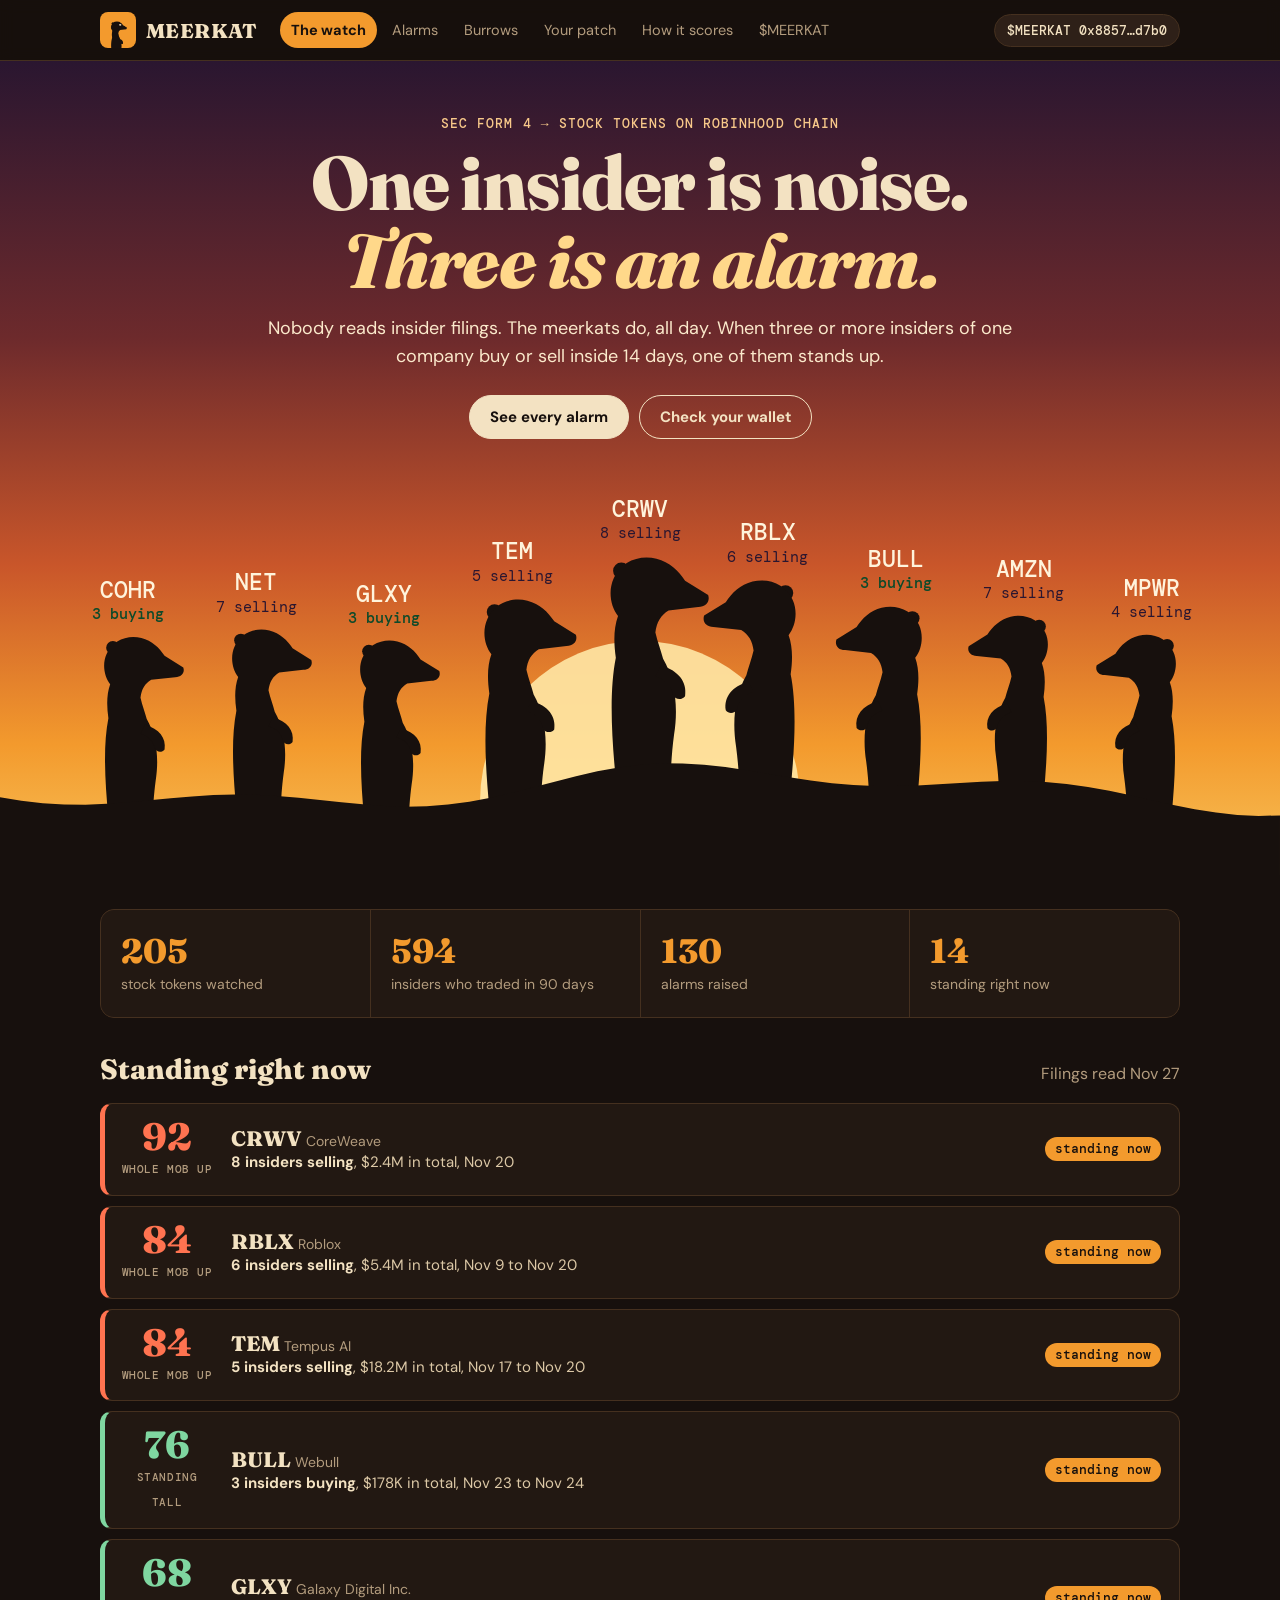
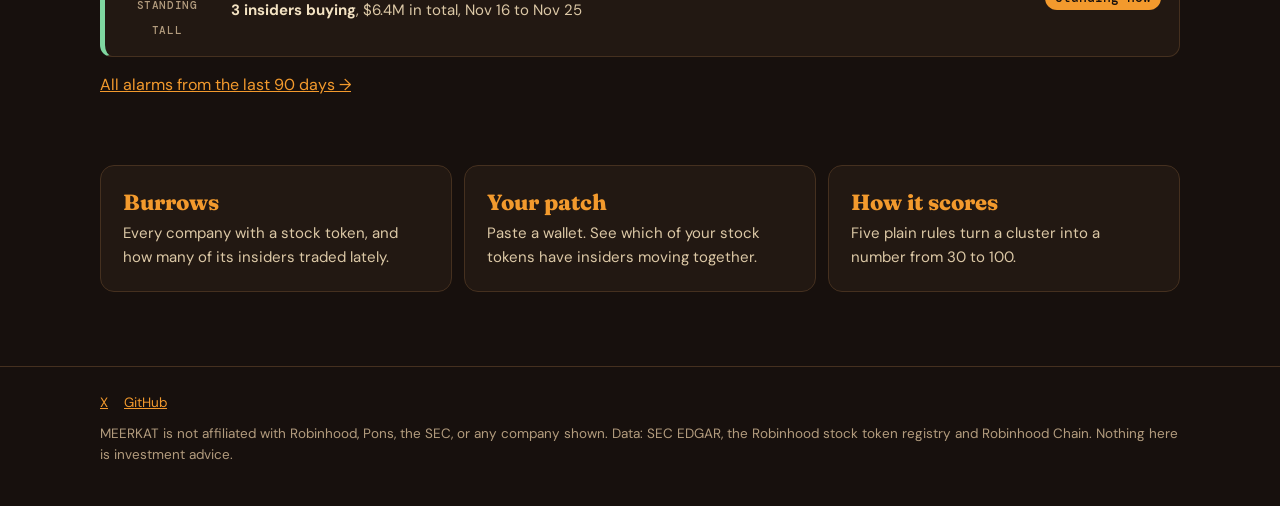
<file: site/index.html>
<!doctype html>
<html lang="en">
<head>
  <meta charset="utf-8">
  <meta name="viewport" content="width=device-width, initial-scale=1">
  <title>MEERKAT: when three insiders move at once, the mob stands up</title>
  <meta name="description" content="MEERKAT reads SEC Form 4 filings and raises an alarm when three or more insiders of one company trade the same way inside 14 days. Only stocks with a token on Robinhood Chain.">
  <meta property="og:type" content="website">
  <meta property="og:site_name" content="MEERKAT">
  <meta property="og:title" content="MEERKAT: when three insiders move at once, the mob stands up">
  <meta property="og:description" content="MEERKAT reads SEC Form 4 filings and raises an alarm when three or more insiders of one company trade the same way inside 14 days. Only stocks with a token on Robinhood Chain.">
  <meta property="og:url" content="https://meerkatrobin.com/">
  <meta property="og:image" content="https://meerkatrobin.com/og-image.png?v=2">
  <meta name="twitter:card" content="summary_large_image">
  <meta name="twitter:title" content="MEERKAT: when three insiders move at once, the mob stands up">
  <meta name="twitter:description" content="MEERKAT reads SEC Form 4 filings and raises an alarm when three or more insiders of one company trade the same way inside 14 days. Only stocks with a token on Robinhood Chain.">
  <meta name="twitter:image" content="https://meerkatrobin.com/og-image.png?v=2">
  <link rel="icon" href="logo.png">
  <link rel="preconnect" href="https://fonts.googleapis.com">
  <link rel="preconnect" href="https://fonts.gstatic.com" crossorigin>
  <link rel="stylesheet" href="https://fonts.googleapis.com/css2?family=DM+Mono:wght@400;500&family=DM+Sans:wght@400;500;700&family=Fraunces:opsz,wght@9..144,600;9..144,800&display=swap">
  <link rel="stylesheet" href="styles.css?v=2">
</head>
<body class="page-index">
  <header class="top">
    <div class="wrap top-in">
      <a class="brand" href="./"><img src="logo.png" alt="" width="36" height="36"><span>MEERKAT</span></a>
      <nav>
        <a href="./" aria-current="page">The watch</a>
        <a href="alarms.html">Alarms</a>
        <a href="burrows.html">Burrows</a>
        <a href="patch.html">Your patch</a>
        <a href="how.html">How it scores</a>
        <a href="token.html">$MEERKAT</a>
      </nav>
      <div class="top-ca" id="top-ca"></div>
    </div>
  </header>
  <main>
  <section class="dusk">
    <div class="wrap dusk-text">
      <p class="kicker">SEC Form 4 &rarr; stock tokens on Robinhood Chain</p>
      <h1>One insider is noise.<br><em>Three is an alarm.</em></h1>
      <p class="lede">Nobody reads insider filings. The meerkats do, all day. When three or more insiders of one company buy or sell inside 14 days, one of them stands up.</p>
      <div class="cta">
        <a class="btn solid" href="alarms.html">See every alarm</a>
        <a class="btn" href="patch.html">Check your wallet</a>
      </div>
    </div>
    <div class="dune-scroll"><div id="dune" class="dune"></div></div>
  </section>

  <div class="wrap">
    <section class="stats" id="stats"></section>

    <section>
      <div class="head"><h2>Standing right now</h2><p class="muted" id="updated"></p></div>
      <div class="alarms" id="top-alarms"><p class="muted">Watching…</p></div>
      <p class="more"><a href="alarms.html">All alarms from the last 90 days &rarr;</a></p>
    </section>

    <section class="trio">
      <a href="burrows.html"><h3>Burrows</h3><p>Every company with a stock token, and how many of its insiders traded lately.</p></a>
      <a href="patch.html"><h3>Your patch</h3><p>Paste a wallet. See which of your stock tokens have insiders moving together.</p></a>
      <a href="how.html"><h3>How it scores</h3><p>Five plain rules turn a cluster into a number from 30 to 100.</p></a>
    </section>
  </div>
  </main>
  <footer>
    <div class="wrap">
      <div class="foot-links" id="foot-links"></div>
      <p>MEERKAT is not affiliated with Robinhood, Pons, the SEC, or any company shown. Data: SEC EDGAR, the Robinhood stock token registry and Robinhood Chain. Nothing here is investment advice.</p>
    </div>
  </footer>
  <script src="config.js?v=2"></script>
  <script src="app.js?v=2"></script>
</body>
</html>
</file>
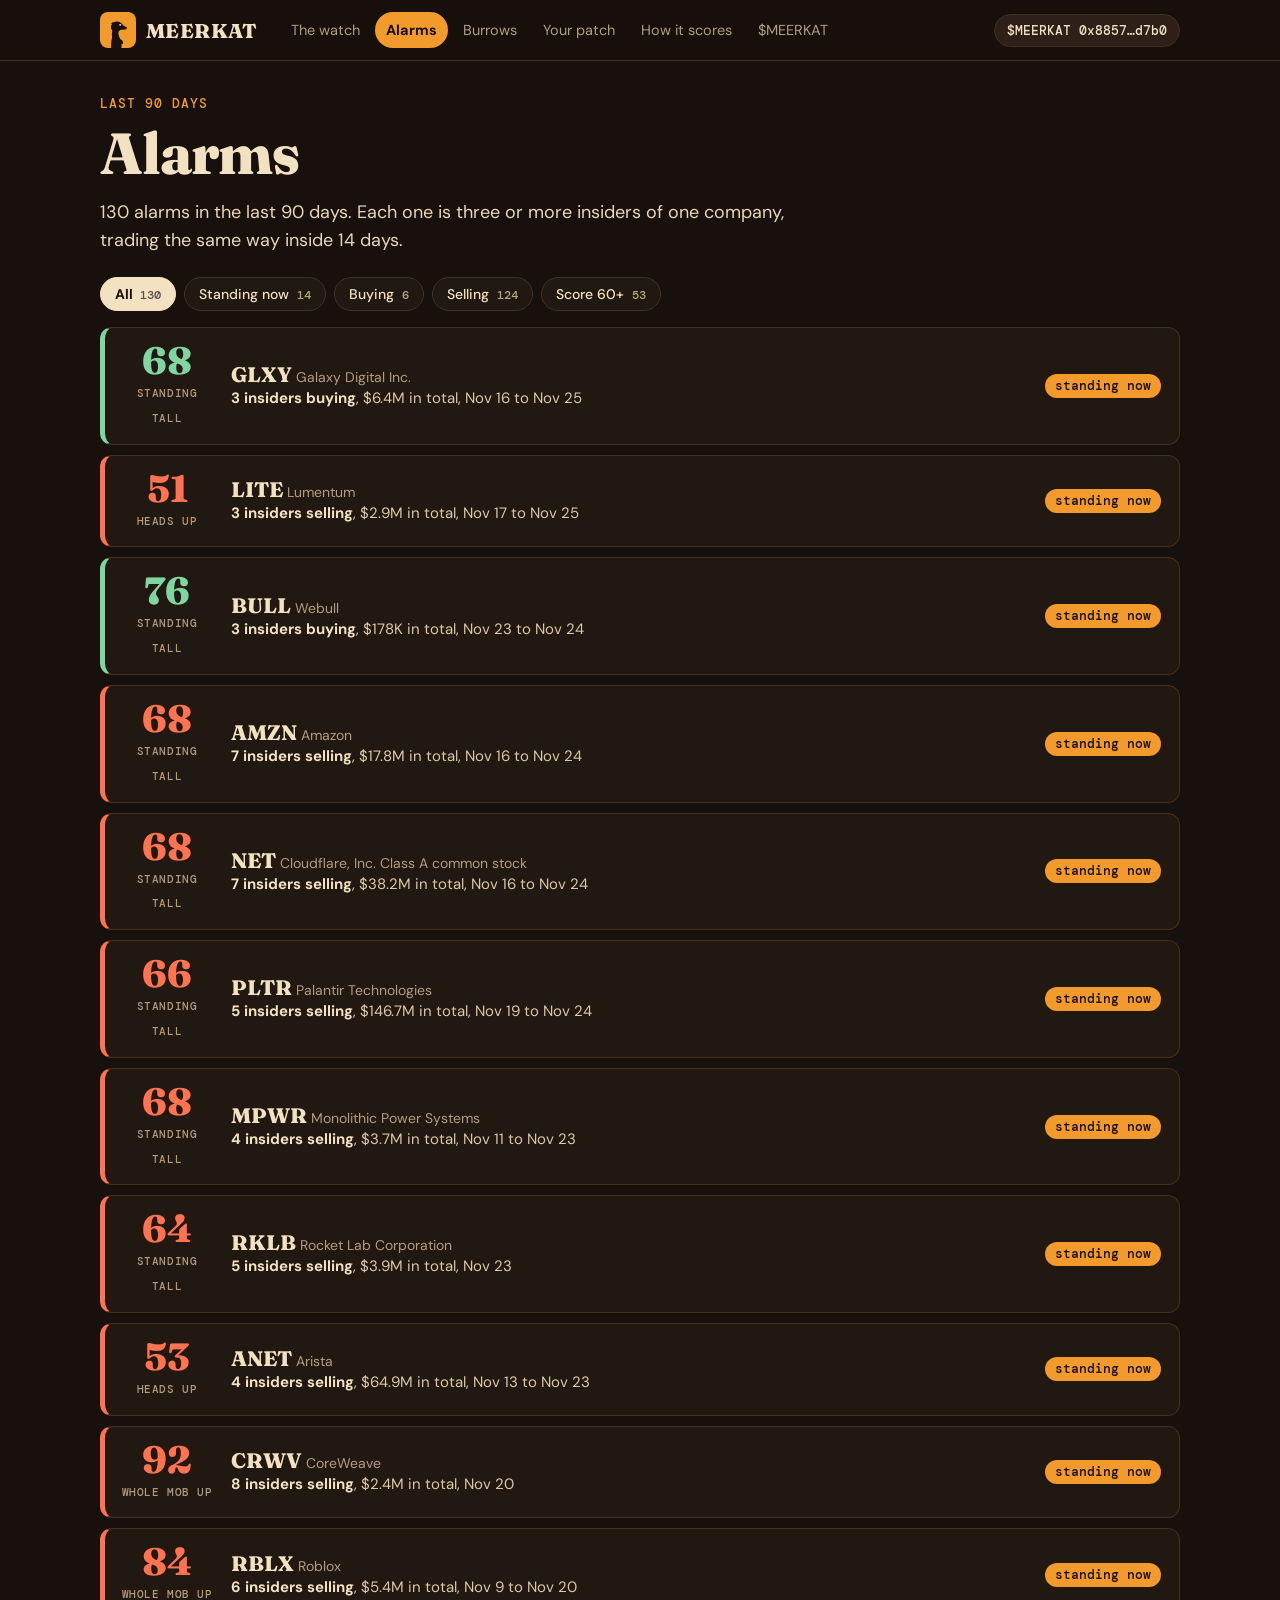
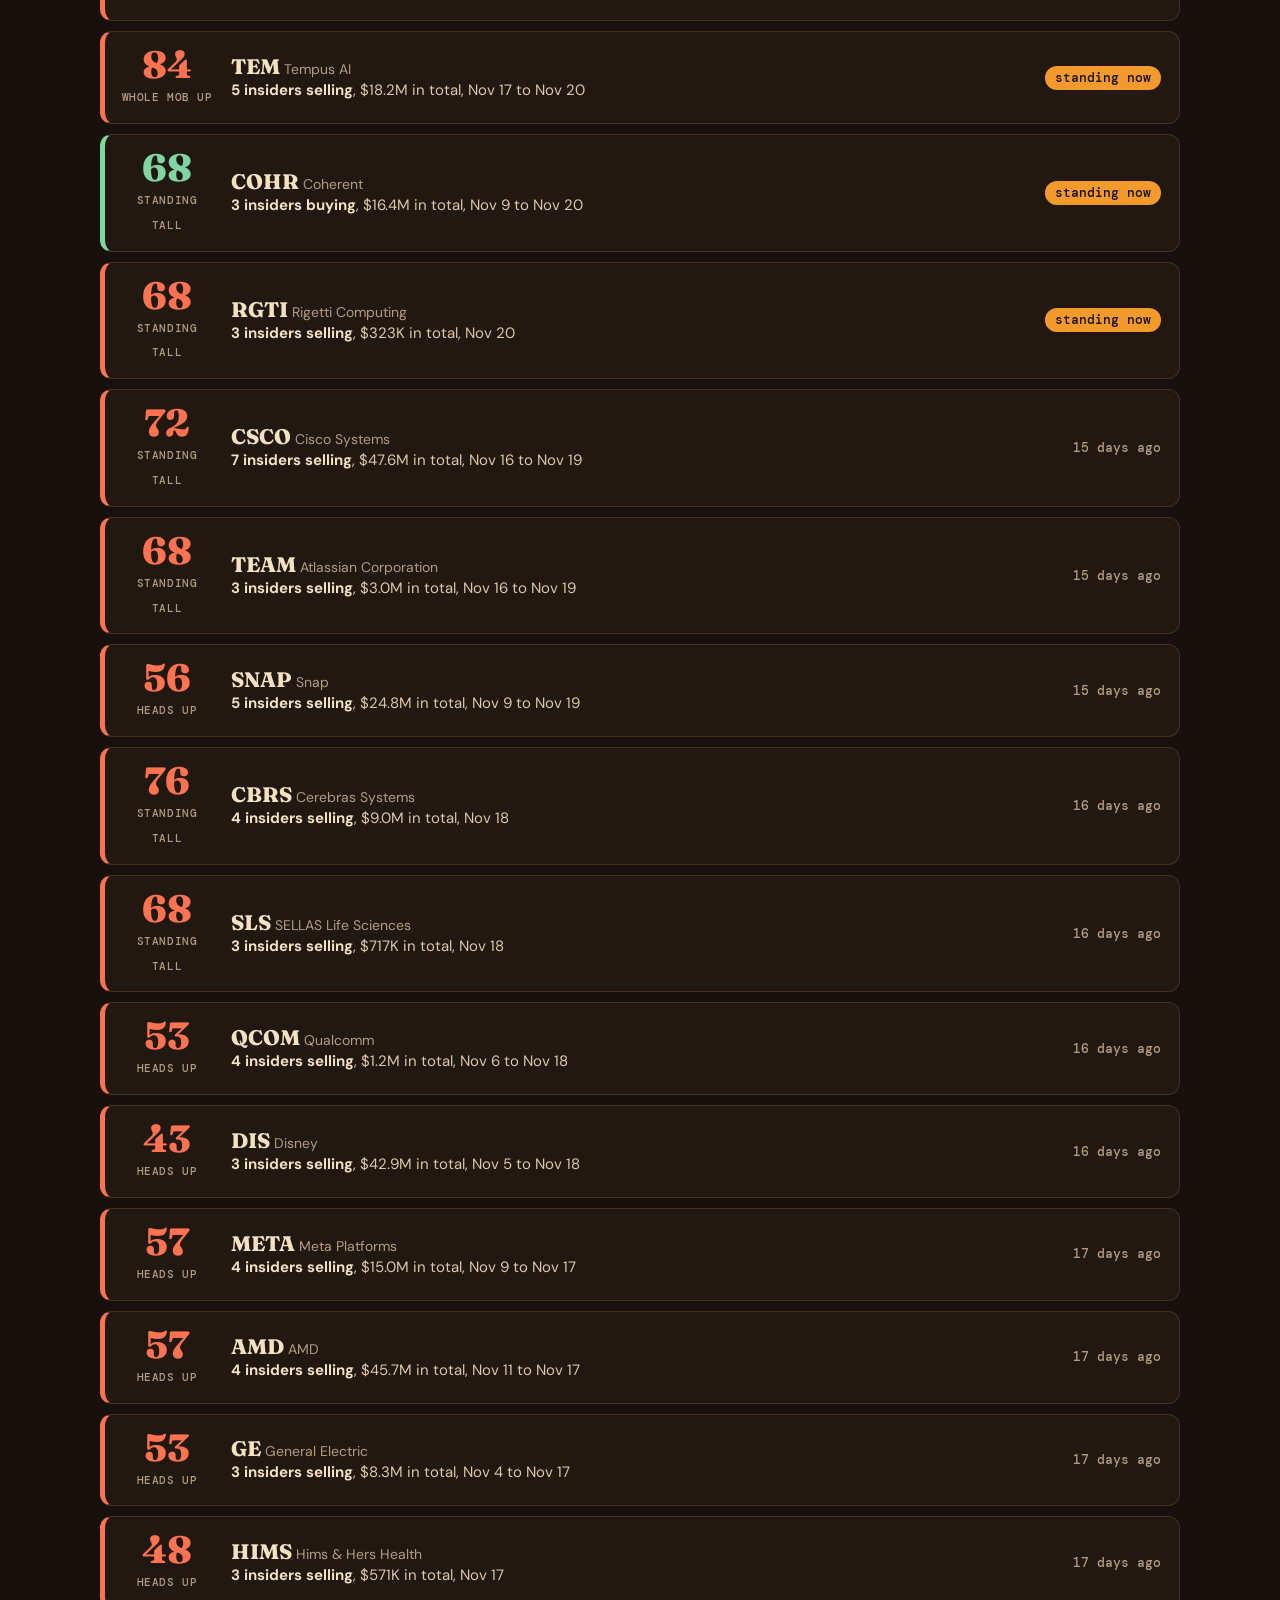
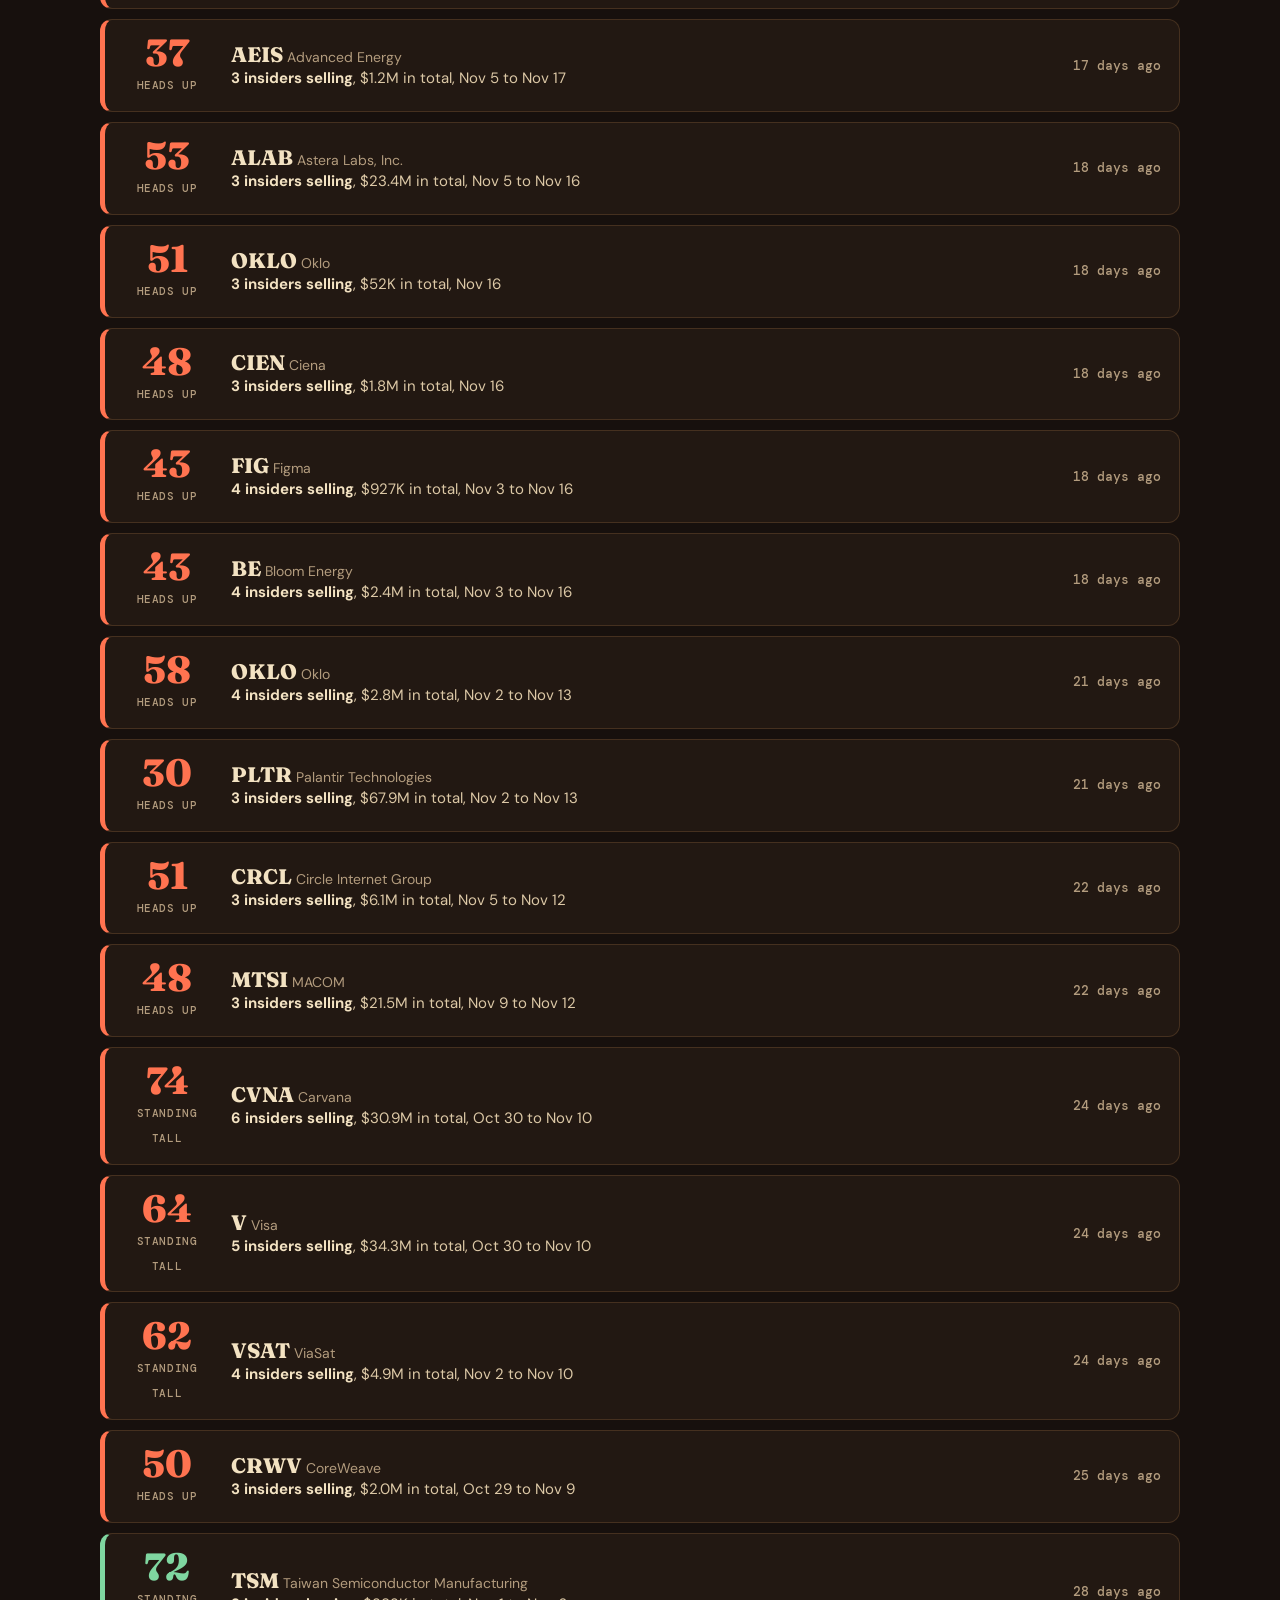
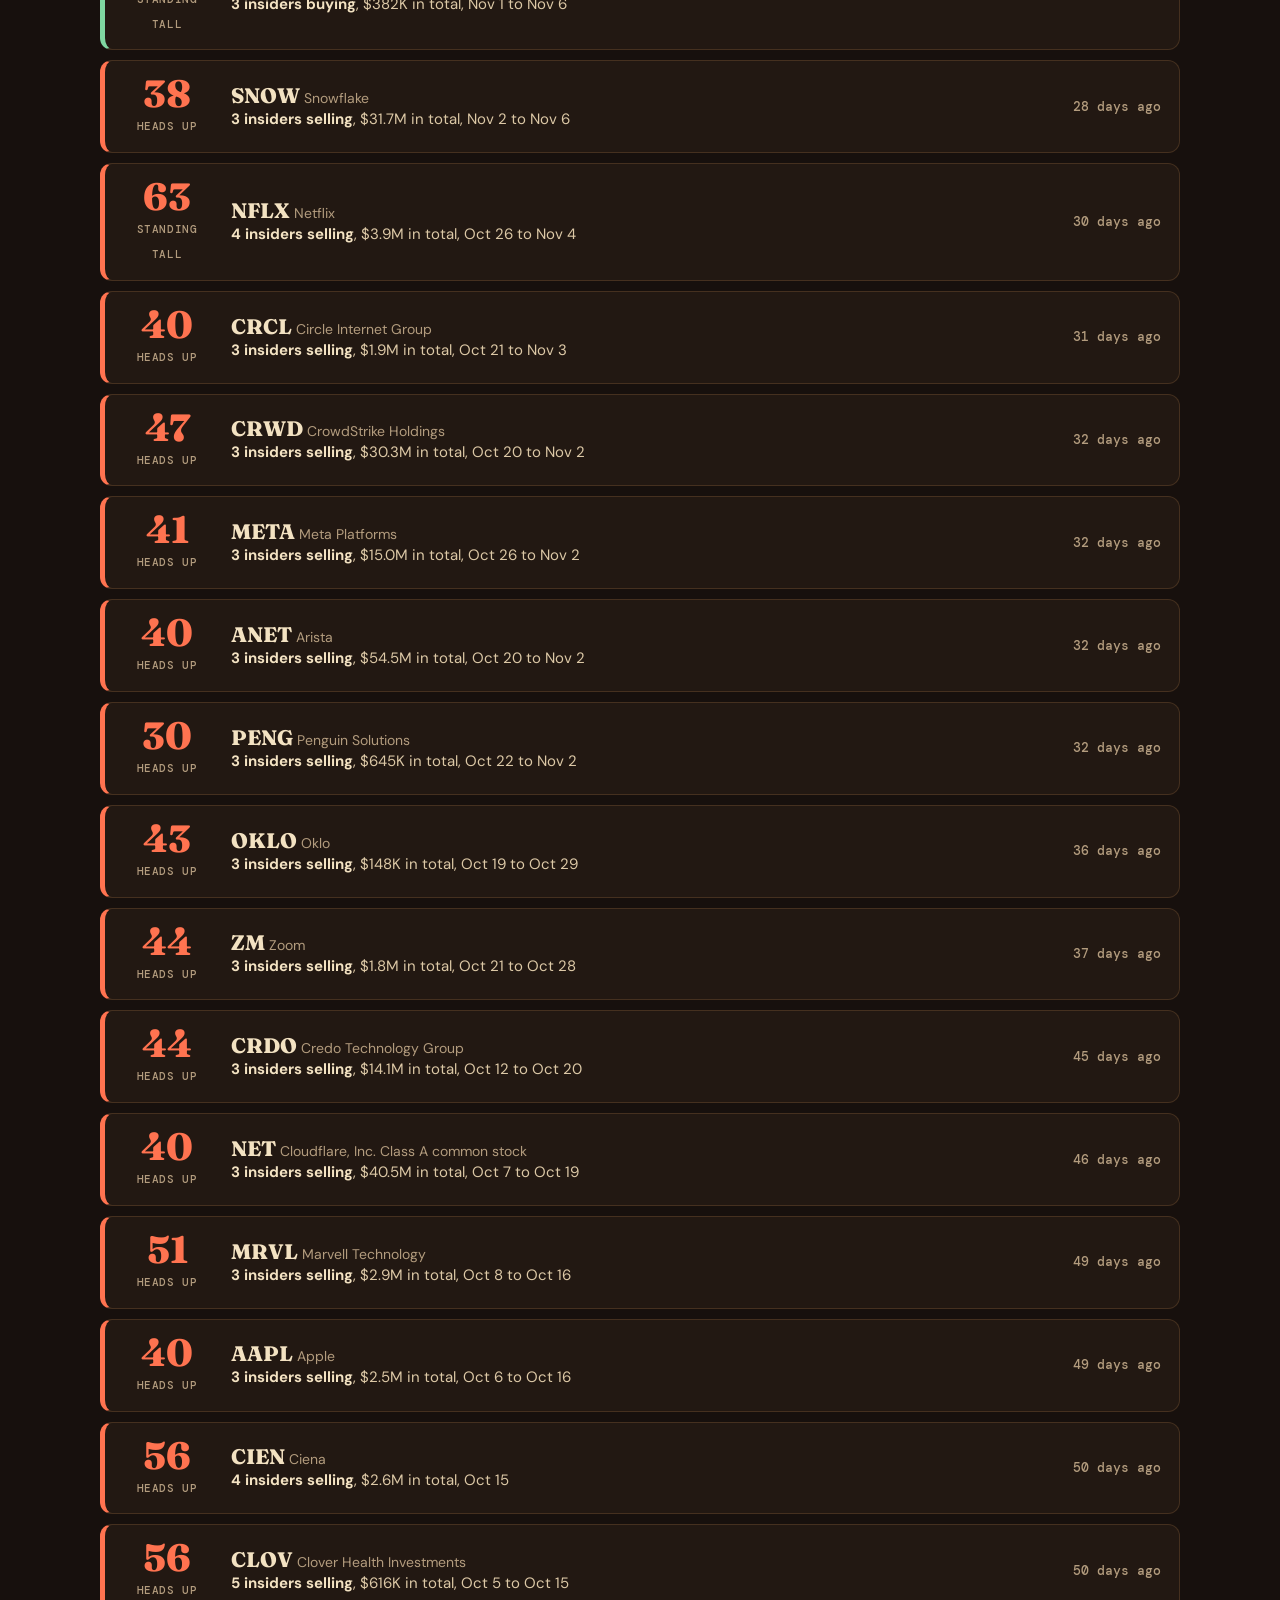
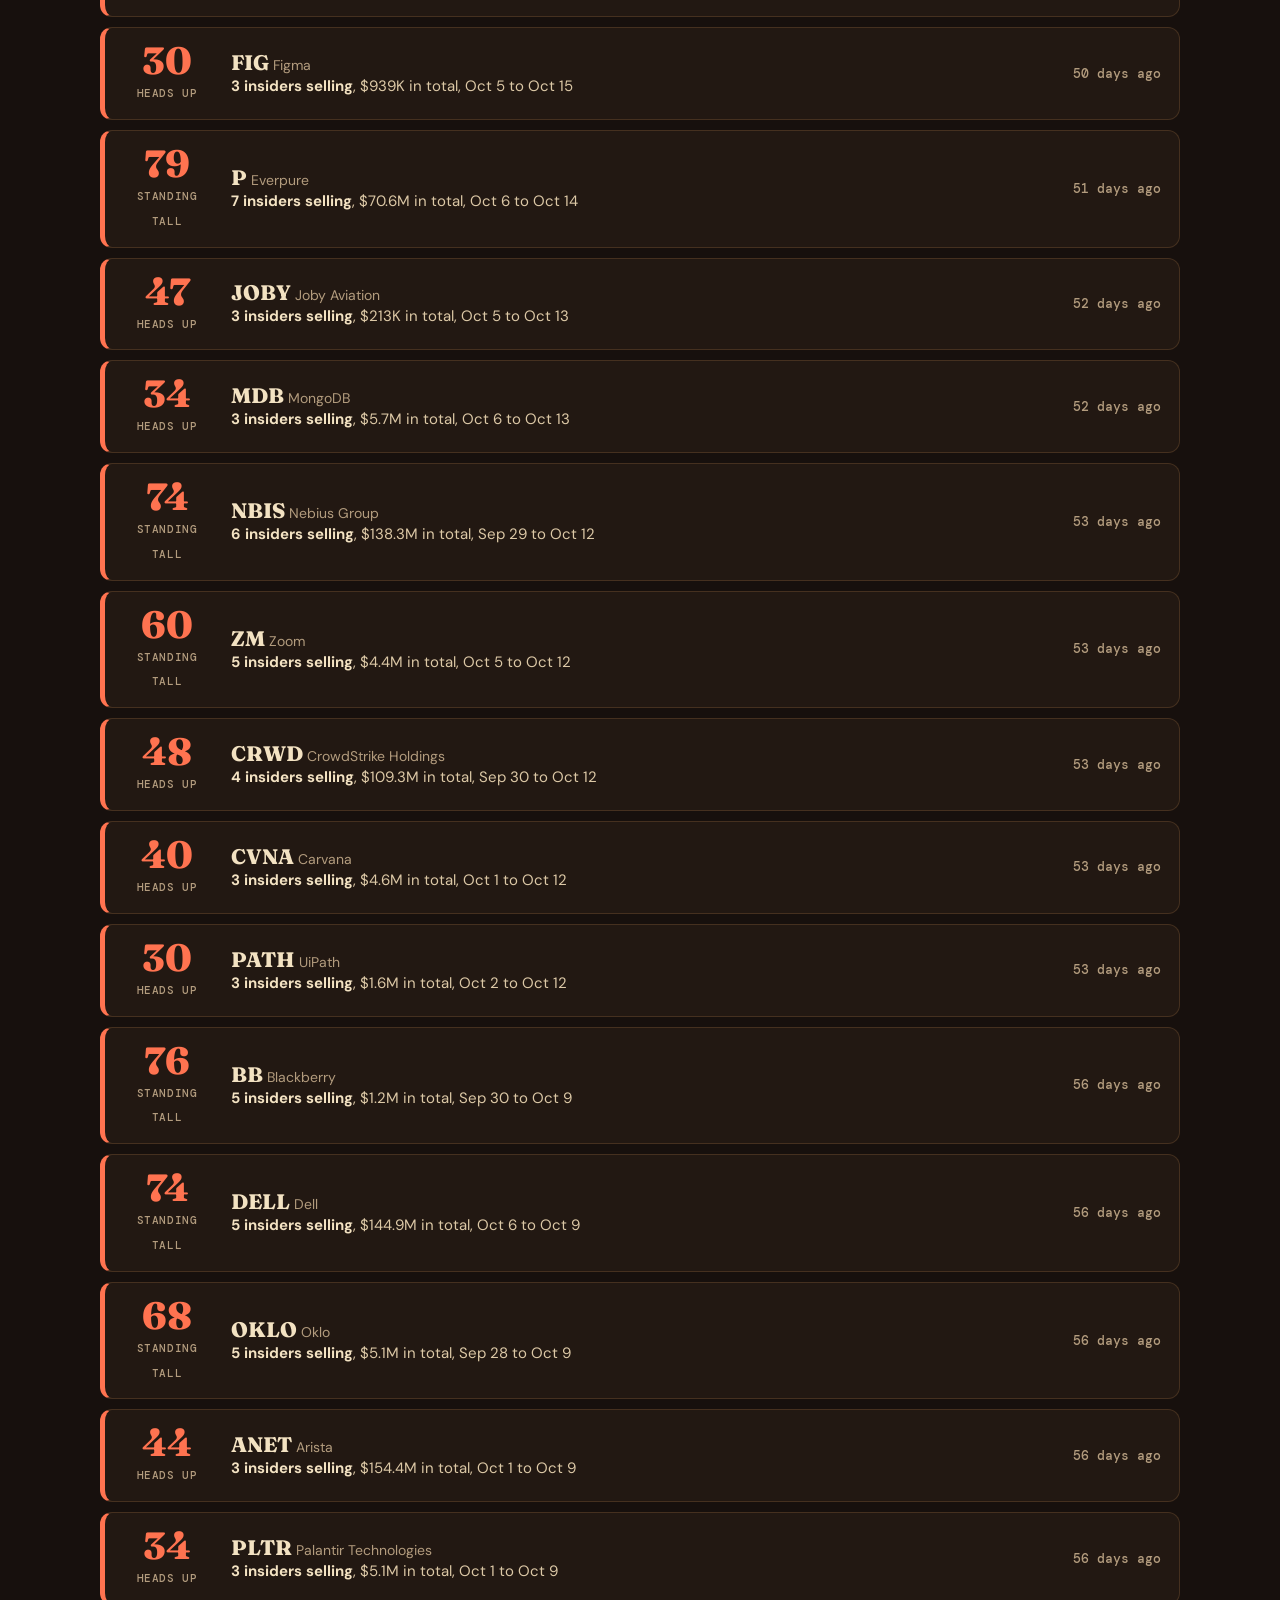
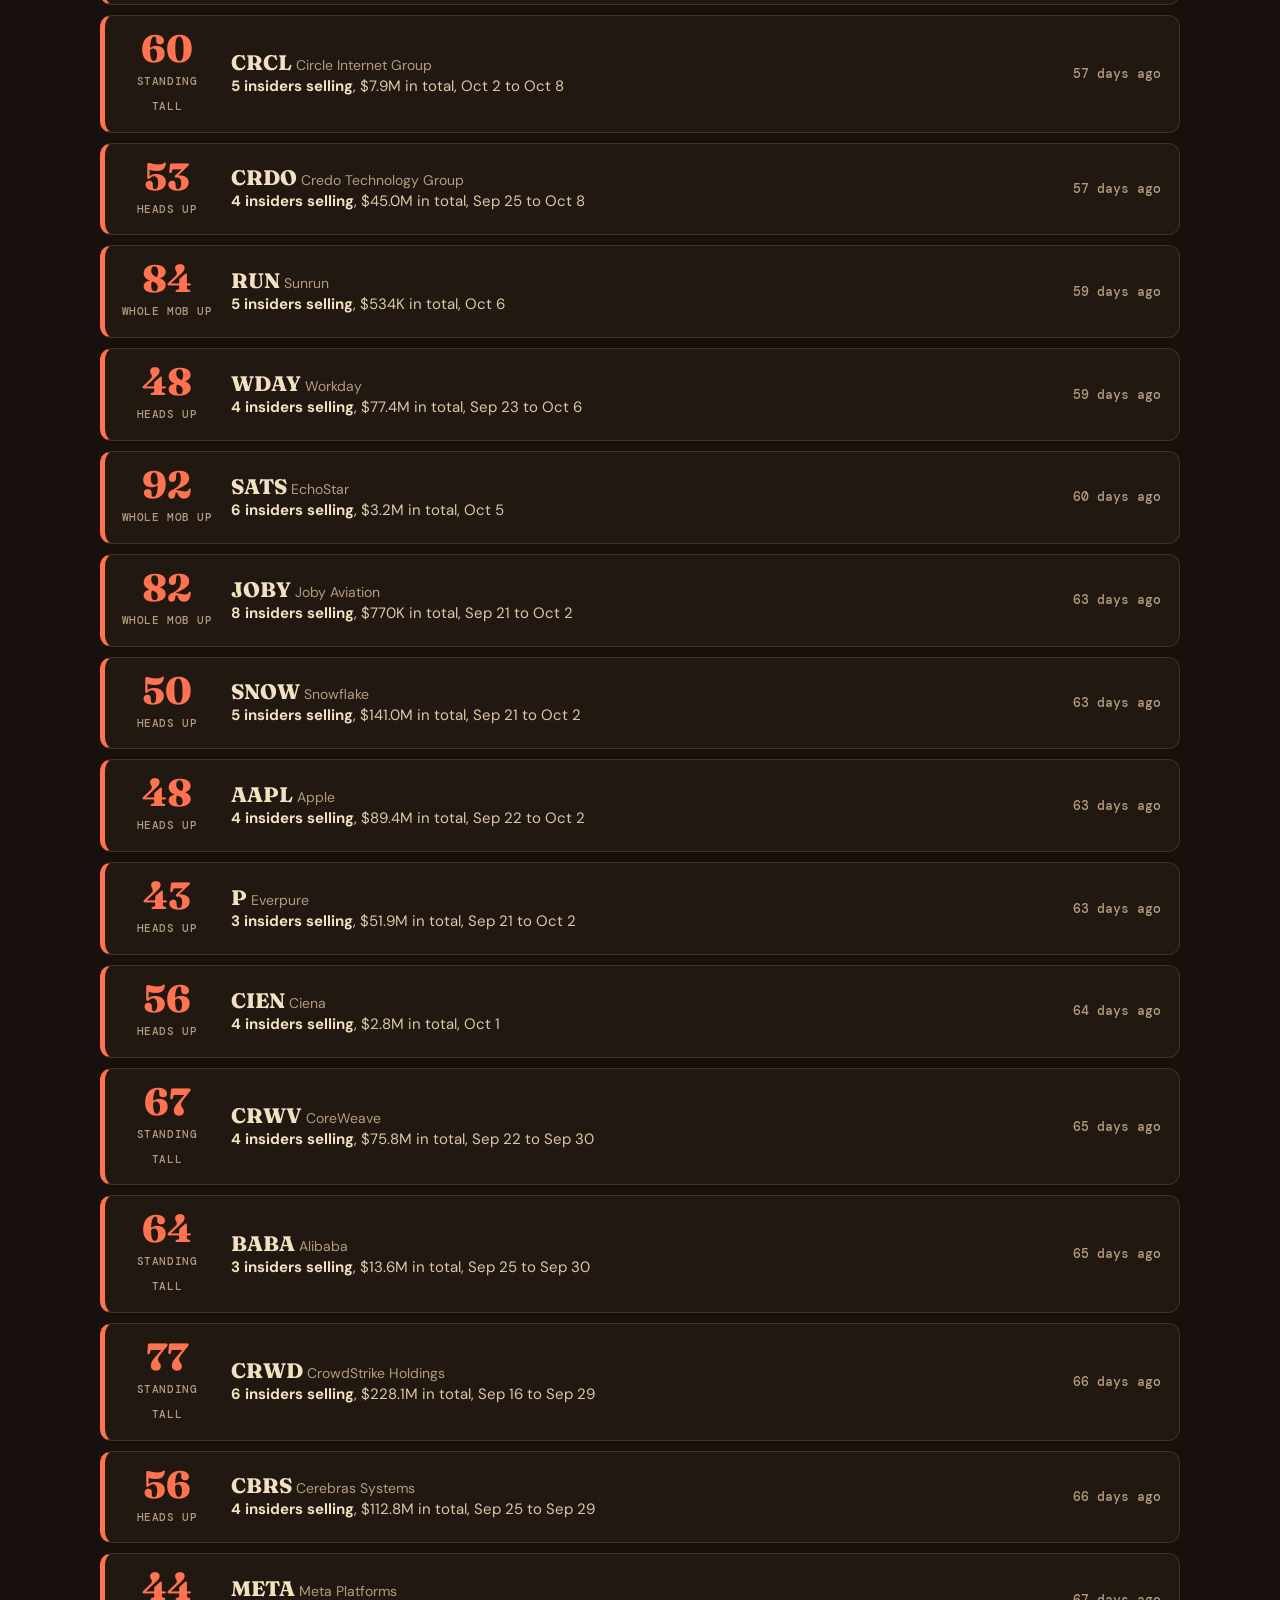
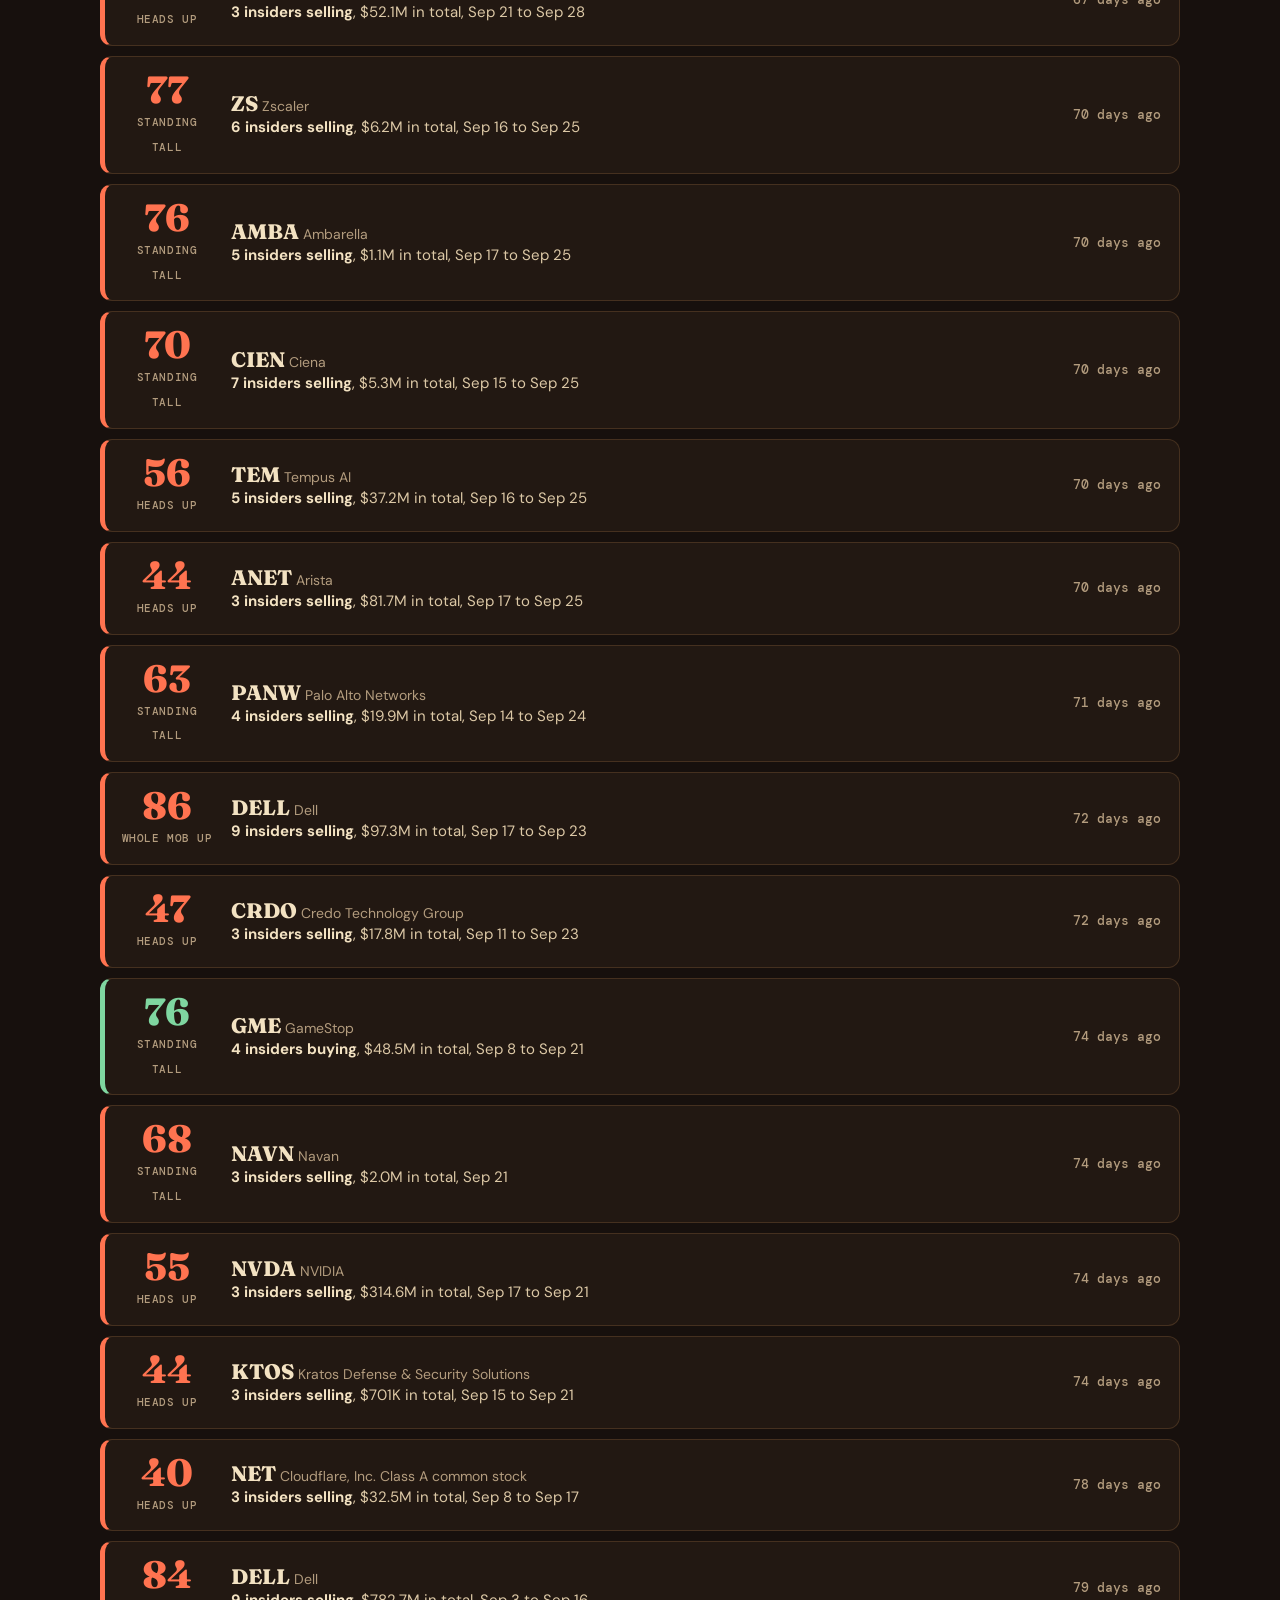
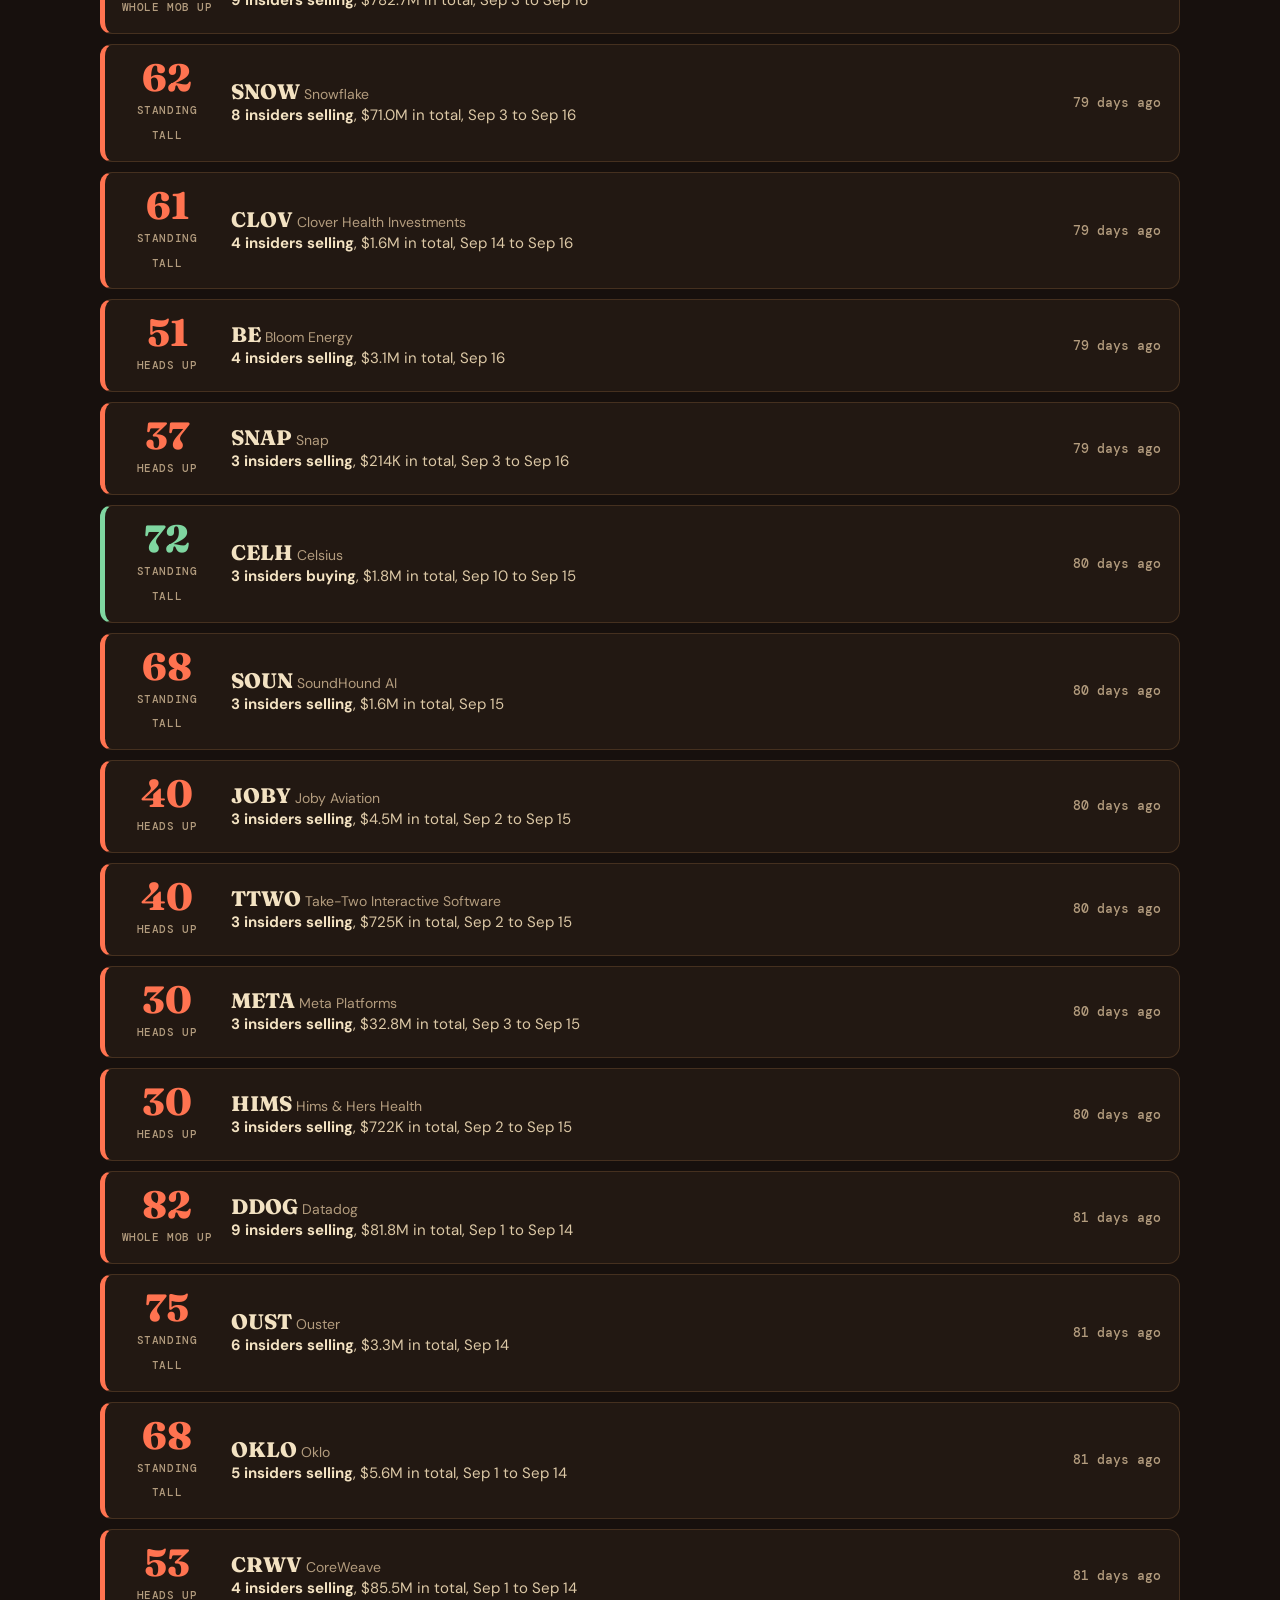
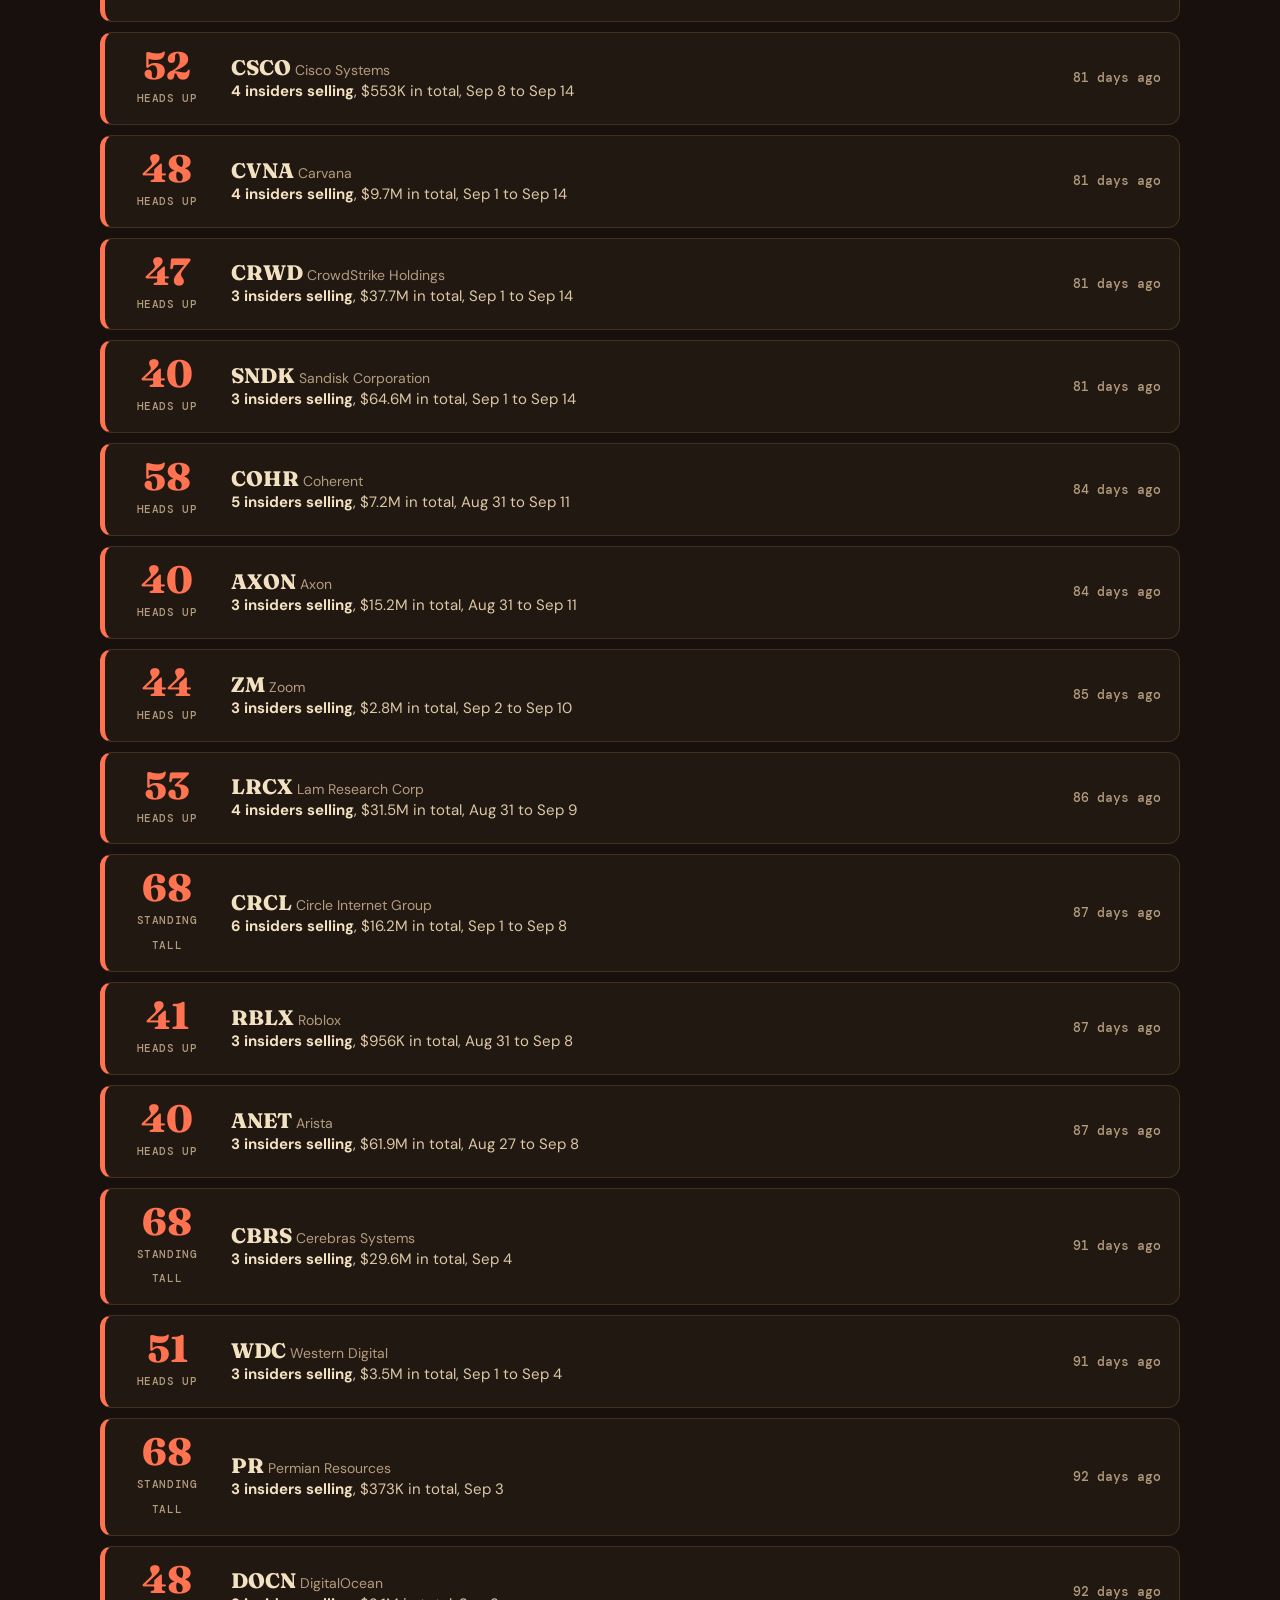
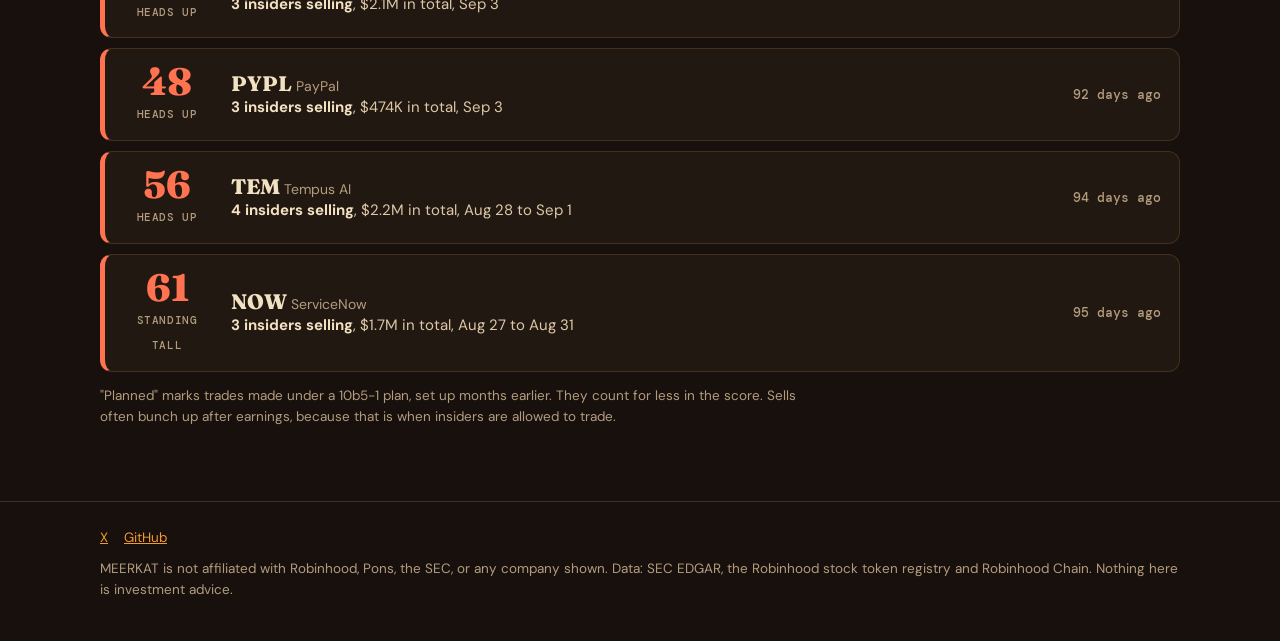
<file: site/alarms.html>
<!doctype html>
<html lang="en">
<head>
  <meta charset="utf-8">
  <meta name="viewport" content="width=device-width, initial-scale=1">
  <title>Insider cluster alarms | MEERKAT</title>
  <meta name="description" content="Every case in the last 90 days where three or more insiders of one company traded the same way inside 14 days, scored and linked to the SEC filings.">
  <meta property="og:type" content="website">
  <meta property="og:site_name" content="MEERKAT">
  <meta property="og:title" content="Insider cluster alarms | MEERKAT">
  <meta property="og:description" content="Every case in the last 90 days where three or more insiders of one company traded the same way inside 14 days, scored and linked to the SEC filings.">
  <meta property="og:url" content="https://meerkatrobin.com/alarms.html">
  <meta property="og:image" content="https://meerkatrobin.com/og-image.png?v=2">
  <meta name="twitter:card" content="summary_large_image">
  <meta name="twitter:title" content="Insider cluster alarms | MEERKAT">
  <meta name="twitter:description" content="Every case in the last 90 days where three or more insiders of one company traded the same way inside 14 days, scored and linked to the SEC filings.">
  <meta name="twitter:image" content="https://meerkatrobin.com/og-image.png?v=2">
  <link rel="icon" href="logo.png">
  <link rel="preconnect" href="https://fonts.googleapis.com">
  <link rel="preconnect" href="https://fonts.gstatic.com" crossorigin>
  <link rel="stylesheet" href="https://fonts.googleapis.com/css2?family=DM+Mono:wght@400;500&family=DM+Sans:wght@400;500;700&family=Fraunces:opsz,wght@9..144,600;9..144,800&display=swap">
  <link rel="stylesheet" href="styles.css?v=2">
</head>
<body class="page-alarms">
  <header class="top">
    <div class="wrap top-in">
      <a class="brand" href="./"><img src="logo.png" alt="" width="36" height="36"><span>MEERKAT</span></a>
      <nav>
        <a href="./">The watch</a>
        <a href="alarms.html" aria-current="page">Alarms</a>
        <a href="burrows.html">Burrows</a>
        <a href="patch.html">Your patch</a>
        <a href="how.html">How it scores</a>
        <a href="token.html">$MEERKAT</a>
      </nav>
      <div class="top-ca" id="top-ca"></div>
    </div>
  </header>
  <main>
  <div class="wrap">
    <section>
      <p class="kicker">Last 90 days</p>
      <h1 class="page-title">Alarms</h1>
      <p class="lede" id="alarms-note">Three or more insiders of one company, trading the same way inside 14 days.</p>
      <div class="pills" id="alarm-filters"></div>
      <div class="alarms" id="alarm-list"><p class="muted">Watching…</p></div>
      <p class="fine">"Planned" marks trades made under a 10b5-1 plan, set up months earlier. They count for less in the score. Sells often bunch up after earnings, because that is when insiders are allowed to trade.</p>
    </section>
  </div>
  </main>
  <footer>
    <div class="wrap">
      <div class="foot-links" id="foot-links"></div>
      <p>MEERKAT is not affiliated with Robinhood, Pons, the SEC, or any company shown. Data: SEC EDGAR, the Robinhood stock token registry and Robinhood Chain. Nothing here is investment advice.</p>
    </div>
  </footer>
  <script src="config.js?v=2"></script>
  <script src="app.js?v=2"></script>
</body>
</html>
</file>
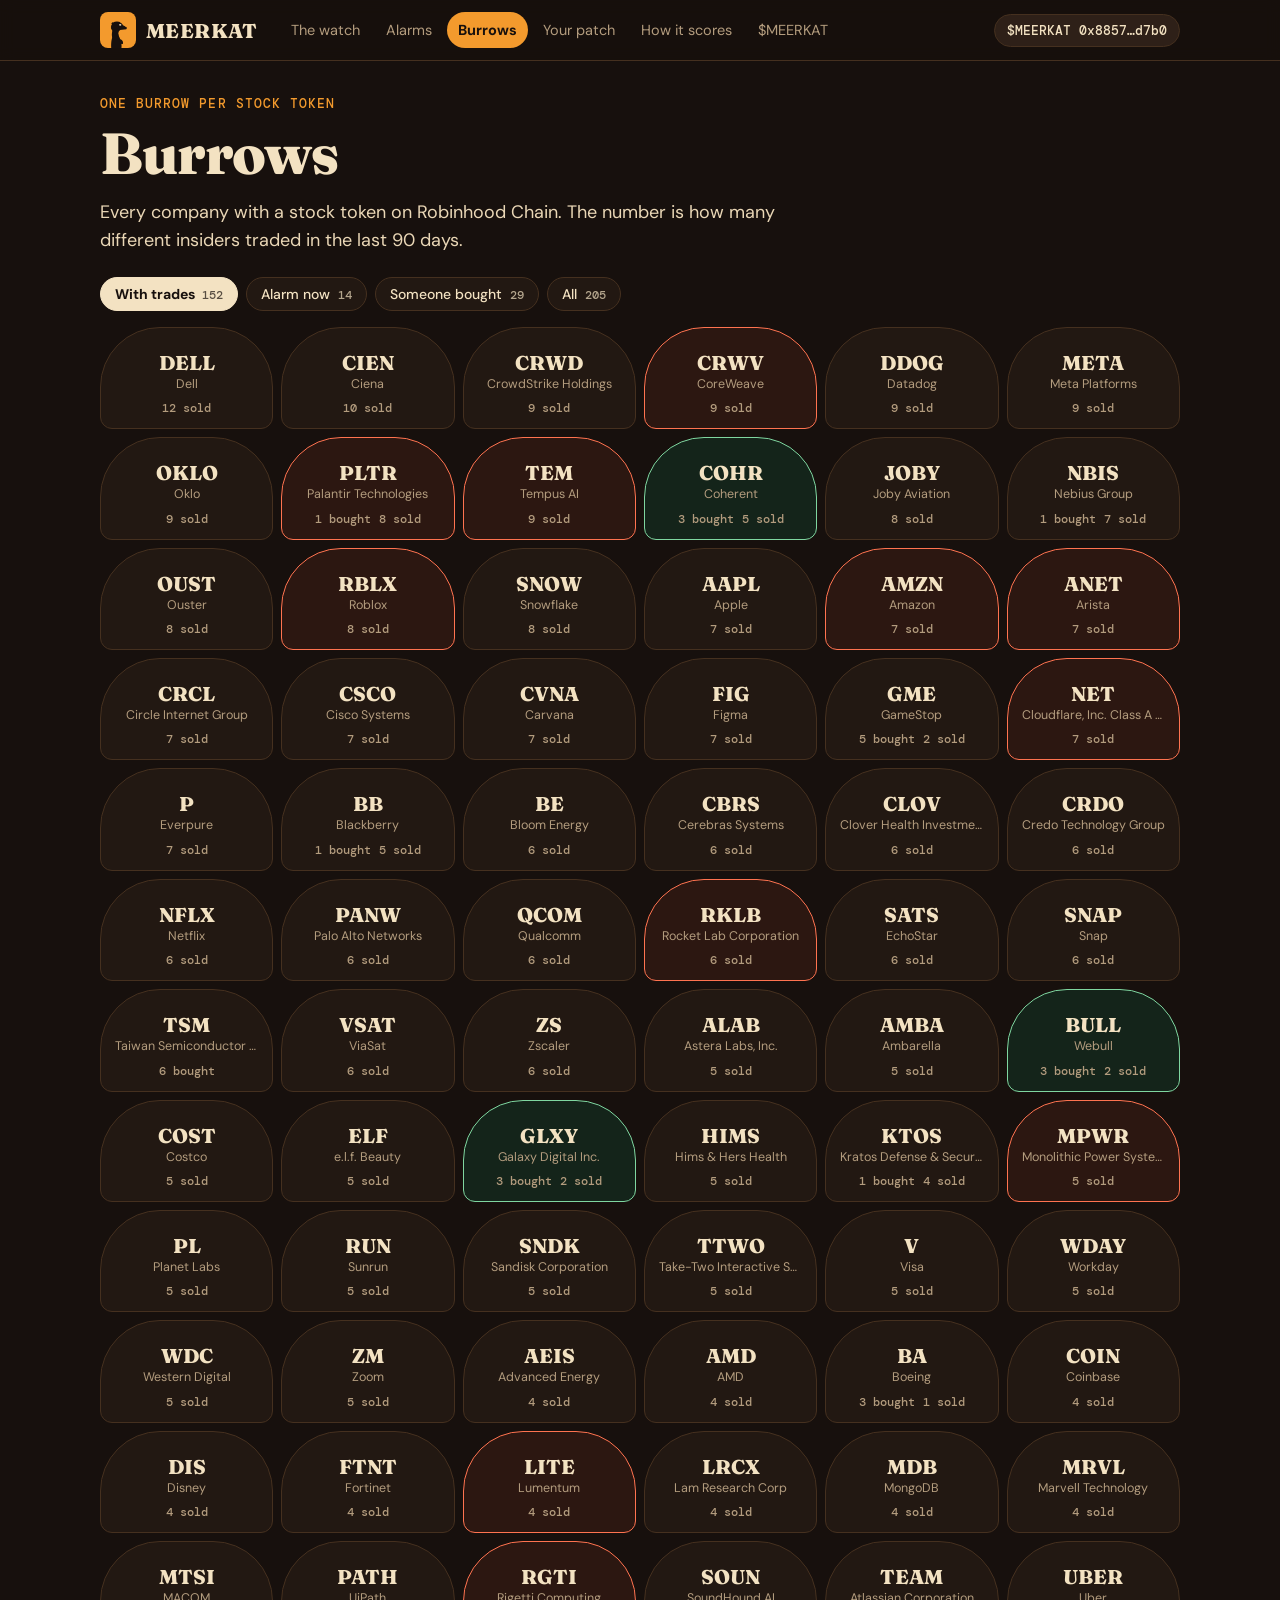
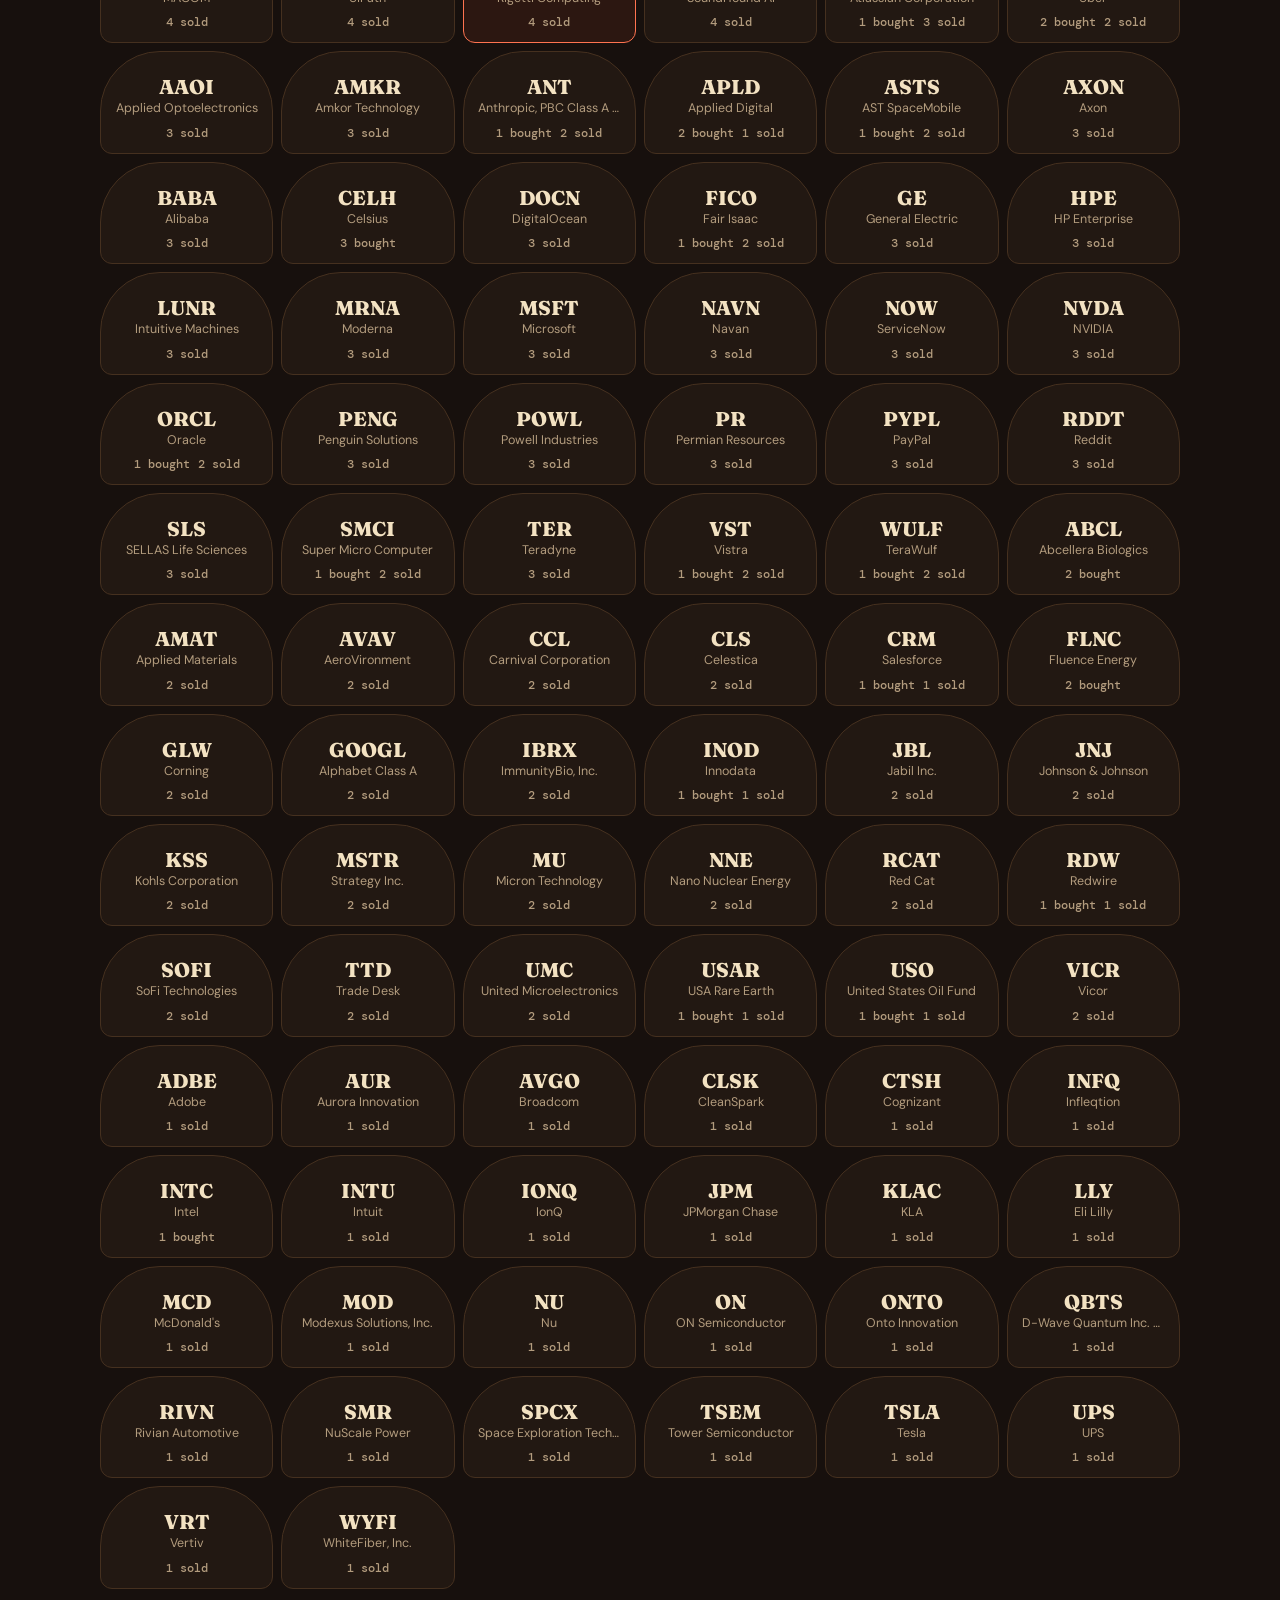
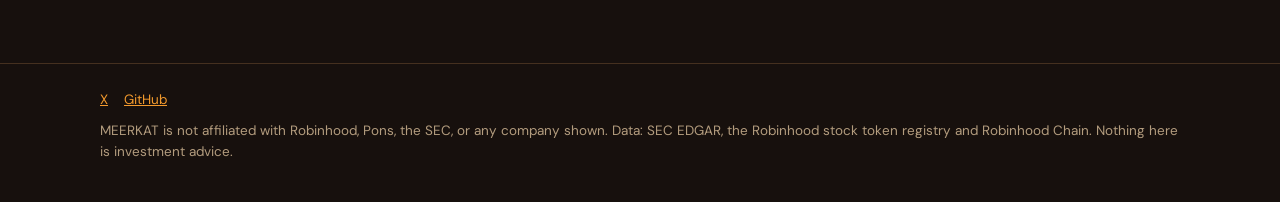
<file: site/burrows.html>
<!doctype html>
<html lang="en">
<head>
  <meta charset="utf-8">
  <meta name="viewport" content="width=device-width, initial-scale=1">
  <title>Burrows: insider activity by company | MEERKAT</title>
  <meta name="description" content="Every company with a stock token on Robinhood Chain, with the number of insiders who traded in the last 90 days and a timeline of their trades.">
  <meta property="og:type" content="website">
  <meta property="og:site_name" content="MEERKAT">
  <meta property="og:title" content="Burrows: insider activity by company | MEERKAT">
  <meta property="og:description" content="Every company with a stock token on Robinhood Chain, with the number of insiders who traded in the last 90 days and a timeline of their trades.">
  <meta property="og:url" content="https://meerkatrobin.com/burrows.html">
  <meta property="og:image" content="https://meerkatrobin.com/og-image.png?v=2">
  <meta name="twitter:card" content="summary_large_image">
  <meta name="twitter:title" content="Burrows: insider activity by company | MEERKAT">
  <meta name="twitter:description" content="Every company with a stock token on Robinhood Chain, with the number of insiders who traded in the last 90 days and a timeline of their trades.">
  <meta name="twitter:image" content="https://meerkatrobin.com/og-image.png?v=2">
  <link rel="icon" href="logo.png">
  <link rel="preconnect" href="https://fonts.googleapis.com">
  <link rel="preconnect" href="https://fonts.gstatic.com" crossorigin>
  <link rel="stylesheet" href="https://fonts.googleapis.com/css2?family=DM+Mono:wght@400;500&family=DM+Sans:wght@400;500;700&family=Fraunces:opsz,wght@9..144,600;9..144,800&display=swap">
  <link rel="stylesheet" href="styles.css?v=2">
</head>
<body class="page-burrows">
  <header class="top">
    <div class="wrap top-in">
      <a class="brand" href="./"><img src="logo.png" alt="" width="36" height="36"><span>MEERKAT</span></a>
      <nav>
        <a href="./">The watch</a>
        <a href="alarms.html">Alarms</a>
        <a href="burrows.html" aria-current="page">Burrows</a>
        <a href="patch.html">Your patch</a>
        <a href="how.html">How it scores</a>
        <a href="token.html">$MEERKAT</a>
      </nav>
      <div class="top-ca" id="top-ca"></div>
    </div>
  </header>
  <main>
  <div class="wrap">
    <section>
      <p class="kicker">One burrow per stock token</p>
      <h1 class="page-title">Burrows</h1>
      <p class="lede">Every company with a stock token on Robinhood Chain. The number is how many different insiders traded in the last 90 days.</p>
      <div id="burrow-detail"></div>
      <div class="pills" id="burrow-filters"></div>
      <div class="burrows" id="burrow-grid"><p class="muted">Watching…</p></div>
    </section>
  </div>
  </main>
  <footer>
    <div class="wrap">
      <div class="foot-links" id="foot-links"></div>
      <p>MEERKAT is not affiliated with Robinhood, Pons, the SEC, or any company shown. Data: SEC EDGAR, the Robinhood stock token registry and Robinhood Chain. Nothing here is investment advice.</p>
    </div>
  </footer>
  <script src="config.js?v=2"></script>
  <script src="app.js?v=2"></script>
</body>
</html>
</file>
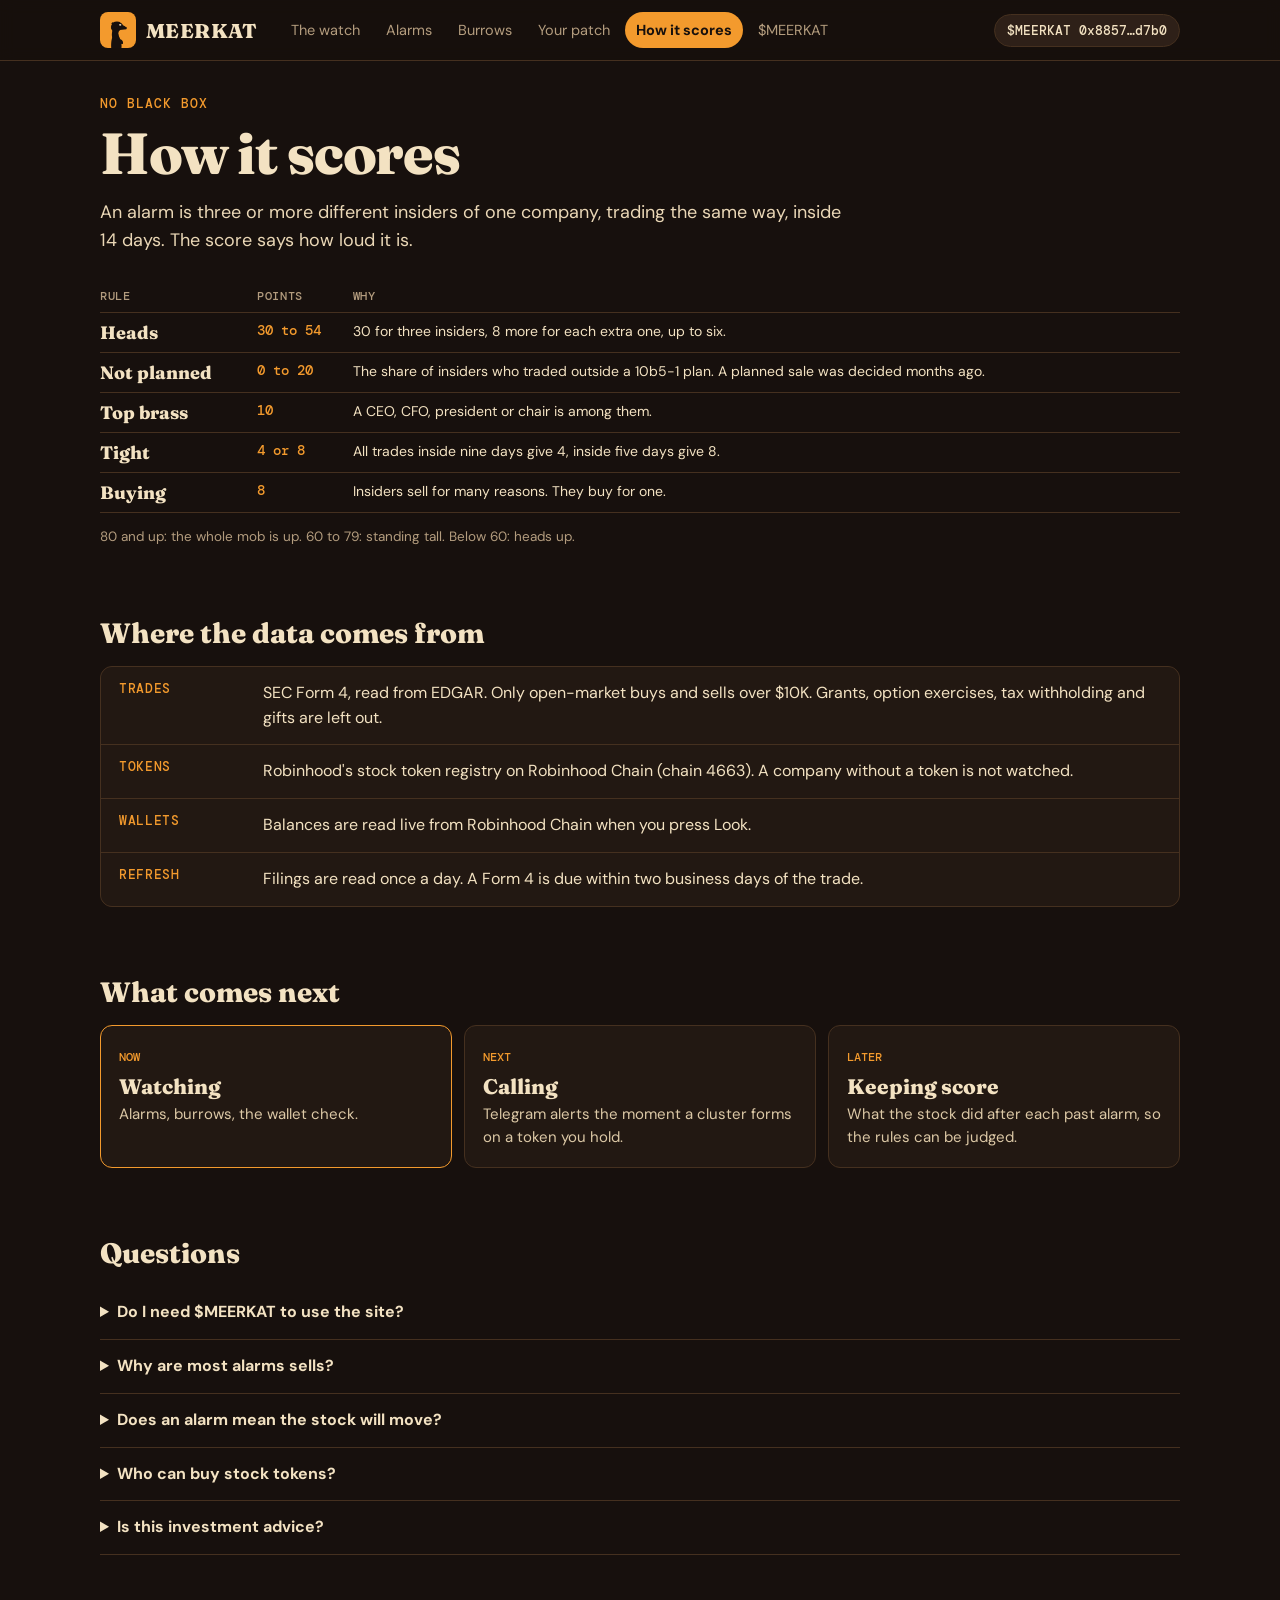
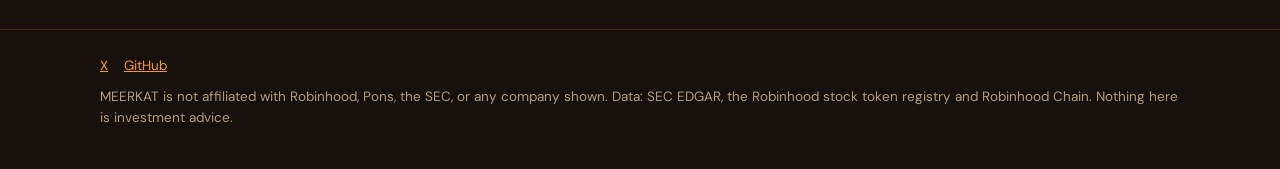
<file: site/how.html>
<!doctype html>
<html lang="en">
<head>
  <meta charset="utf-8">
  <meta name="viewport" content="width=device-width, initial-scale=1">
  <title>How the alarm is scored | MEERKAT</title>
  <meta name="description" content="What counts as an insider cluster, where the data comes from and how MEERKAT turns a cluster into a score from 30 to 100.">
  <meta property="og:type" content="website">
  <meta property="og:site_name" content="MEERKAT">
  <meta property="og:title" content="How the alarm is scored | MEERKAT">
  <meta property="og:description" content="What counts as an insider cluster, where the data comes from and how MEERKAT turns a cluster into a score from 30 to 100.">
  <meta property="og:url" content="https://meerkatrobin.com/how.html">
  <meta property="og:image" content="https://meerkatrobin.com/og-image.png?v=2">
  <meta name="twitter:card" content="summary_large_image">
  <meta name="twitter:title" content="How the alarm is scored | MEERKAT">
  <meta name="twitter:description" content="What counts as an insider cluster, where the data comes from and how MEERKAT turns a cluster into a score from 30 to 100.">
  <meta name="twitter:image" content="https://meerkatrobin.com/og-image.png?v=2">
  <link rel="icon" href="logo.png">
  <link rel="preconnect" href="https://fonts.googleapis.com">
  <link rel="preconnect" href="https://fonts.gstatic.com" crossorigin>
  <link rel="stylesheet" href="https://fonts.googleapis.com/css2?family=DM+Mono:wght@400;500&family=DM+Sans:wght@400;500;700&family=Fraunces:opsz,wght@9..144,600;9..144,800&display=swap">
  <link rel="stylesheet" href="styles.css?v=2">
</head>
<body class="page-how">
  <header class="top">
    <div class="wrap top-in">
      <a class="brand" href="./"><img src="logo.png" alt="" width="36" height="36"><span>MEERKAT</span></a>
      <nav>
        <a href="./">The watch</a>
        <a href="alarms.html">Alarms</a>
        <a href="burrows.html">Burrows</a>
        <a href="patch.html">Your patch</a>
        <a href="how.html" aria-current="page">How it scores</a>
        <a href="token.html">$MEERKAT</a>
      </nav>
      <div class="top-ca" id="top-ca"></div>
    </div>
  </header>
  <main>
  <div class="wrap">
    <section>
      <p class="kicker">No black box</p>
      <h1 class="page-title">How it scores</h1>
      <p class="lede">An alarm is three or more different insiders of one company, trading the same way, inside 14 days. The score says how loud it is.</p>
      <table class="rules">
        <thead><tr><th>Rule</th><th>Points</th><th>Why</th></tr></thead>
        <tbody>
          <tr><td>Heads</td><td>30 to 54</td><td>30 for three insiders, 8 more for each extra one, up to six.</td></tr>
          <tr><td>Not planned</td><td>0 to 20</td><td>The share of insiders who traded outside a 10b5-1 plan. A planned sale was decided months ago.</td></tr>
          <tr><td>Top brass</td><td>10</td><td>A CEO, CFO, president or chair is among them.</td></tr>
          <tr><td>Tight</td><td>4 or 8</td><td>All trades inside nine days give 4, inside five days give 8.</td></tr>
          <tr><td>Buying</td><td>8</td><td>Insiders sell for many reasons. They buy for one.</td></tr>
        </tbody>
      </table>
      <p class="fine">80 and up: the whole mob is up. 60 to 79: standing tall. Below 60: heads up.</p>
    </section>

    <section>
      <div class="head"><h2>Where the data comes from</h2></div>
      <ul class="facts">
        <li><span>Trades</span>SEC Form 4, read from EDGAR. Only open-market buys and sells over $10K. Grants, option exercises, tax withholding and gifts are left out.</li>
        <li><span>Tokens</span>Robinhood's stock token registry on Robinhood Chain (chain 4663). A company without a token is not watched.</li>
        <li><span>Wallets</span>Balances are read live from Robinhood Chain when you press Look.</li>
        <li><span>Refresh</span>Filings are read once a day. A Form 4 is due within two business days of the trade.</li>
      </ul>
    </section>

    <section>
      <div class="head"><h2>What comes next</h2></div>
      <ol class="plan">
        <li class="now"><span>Now</span><h3>Watching</h3><p>Alarms, burrows, the wallet check.</p></li>
        <li><span>Next</span><h3>Calling</h3><p>Telegram alerts the moment a cluster forms on a token you hold.</p></li>
        <li><span>Later</span><h3>Keeping score</h3><p>What the stock did after each past alarm, so the rules can be judged.</p></li>
      </ol>
    </section>

    <section>
      <div class="head"><h2>Questions</h2></div>
      <div class="faq">
        <details><summary>Do I need $MEERKAT to use the site?</summary><p>No. Everything on it is free and needs no account.</p></details>
        <details><summary>Why are most alarms sells?</summary><p>Insiders are paid in stock and sell it all the time. Several buying at once is rare, which is why it gets extra points.</p></details>
        <details><summary>Does an alarm mean the stock will move?</summary><p>No. It means several people who know the company acted the same way at the same time. That is a fact from the filings, not a forecast.</p></details>
        <details><summary>Who can buy stock tokens?</summary><p>Stock tokens are issued by Robinhood Assets (Jersey) Limited. They are not available to US persons or in several other places, including the UK and Canada.</p></details>
        <details><summary>Is this investment advice?</summary><p>No. MEERKAT shows what public filings say. Following insiders can lose money.</p></details>
      </div>
    </section>
  </div>
  </main>
  <footer>
    <div class="wrap">
      <div class="foot-links" id="foot-links"></div>
      <p>MEERKAT is not affiliated with Robinhood, Pons, the SEC, or any company shown. Data: SEC EDGAR, the Robinhood stock token registry and Robinhood Chain. Nothing here is investment advice.</p>
    </div>
  </footer>
  <script src="config.js?v=2"></script>
  <script src="app.js?v=2"></script>
</body>
</html>
</file>
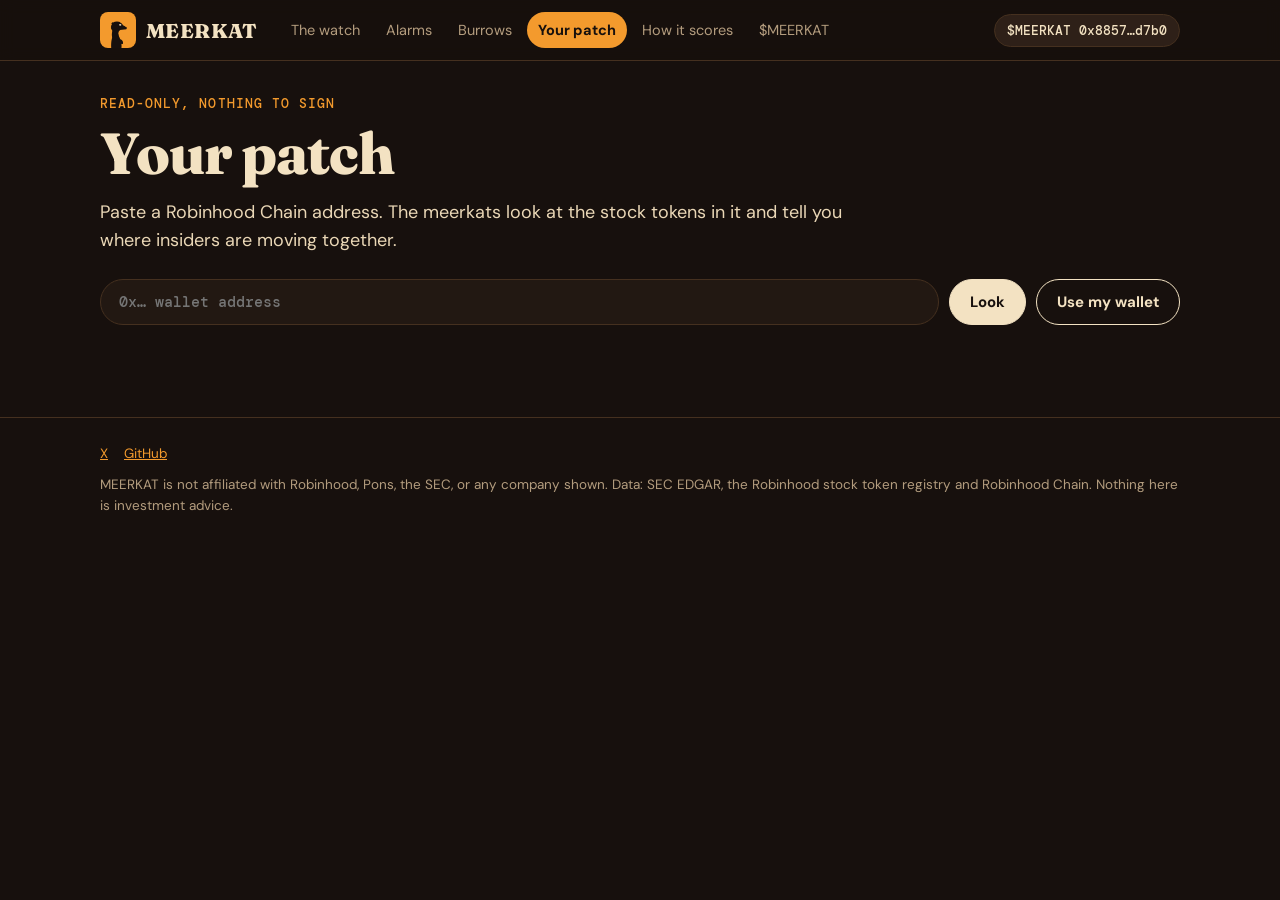
<file: site/patch.html>
<!doctype html>
<html lang="en">
<head>
  <meta charset="utf-8">
  <meta name="viewport" content="width=device-width, initial-scale=1">
  <title>Your patch: alarms on the stock tokens you hold | MEERKAT</title>
  <meta name="description" content="Paste a Robinhood Chain address and see which of its stock tokens have insiders buying or selling together. Read-only, nothing to sign.">
  <meta property="og:type" content="website">
  <meta property="og:site_name" content="MEERKAT">
  <meta property="og:title" content="Your patch: alarms on the stock tokens you hold | MEERKAT">
  <meta property="og:description" content="Paste a Robinhood Chain address and see which of its stock tokens have insiders buying or selling together. Read-only, nothing to sign.">
  <meta property="og:url" content="https://meerkatrobin.com/patch.html">
  <meta property="og:image" content="https://meerkatrobin.com/og-image.png?v=2">
  <meta name="twitter:card" content="summary_large_image">
  <meta name="twitter:title" content="Your patch: alarms on the stock tokens you hold | MEERKAT">
  <meta name="twitter:description" content="Paste a Robinhood Chain address and see which of its stock tokens have insiders buying or selling together. Read-only, nothing to sign.">
  <meta name="twitter:image" content="https://meerkatrobin.com/og-image.png?v=2">
  <link rel="icon" href="logo.png">
  <link rel="preconnect" href="https://fonts.googleapis.com">
  <link rel="preconnect" href="https://fonts.gstatic.com" crossorigin>
  <link rel="stylesheet" href="https://fonts.googleapis.com/css2?family=DM+Mono:wght@400;500&family=DM+Sans:wght@400;500;700&family=Fraunces:opsz,wght@9..144,600;9..144,800&display=swap">
  <link rel="stylesheet" href="styles.css?v=2">
</head>
<body class="page-patch">
  <header class="top">
    <div class="wrap top-in">
      <a class="brand" href="./"><img src="logo.png" alt="" width="36" height="36"><span>MEERKAT</span></a>
      <nav>
        <a href="./">The watch</a>
        <a href="alarms.html">Alarms</a>
        <a href="burrows.html">Burrows</a>
        <a href="patch.html" aria-current="page">Your patch</a>
        <a href="how.html">How it scores</a>
        <a href="token.html">$MEERKAT</a>
      </nav>
      <div class="top-ca" id="top-ca"></div>
    </div>
  </header>
  <main>
  <div class="wrap">
    <section>
      <p class="kicker">Read-only, nothing to sign</p>
      <h1 class="page-title">Your patch</h1>
      <p class="lede">Paste a Robinhood Chain address. The meerkats look at the stock tokens in it and tell you where insiders are moving together.</p>
      <form class="lookup" id="patch-form">
        <input id="address" placeholder="0x… wallet address" autocomplete="off" spellcheck="false">
        <button class="btn solid" type="submit">Look</button>
        <button class="btn" type="button" id="connect">Use my wallet</button>
      </form>
      <div id="patch-result"></div>
    </section>
  </div>
  </main>
  <footer>
    <div class="wrap">
      <div class="foot-links" id="foot-links"></div>
      <p>MEERKAT is not affiliated with Robinhood, Pons, the SEC, or any company shown. Data: SEC EDGAR, the Robinhood stock token registry and Robinhood Chain. Nothing here is investment advice.</p>
    </div>
  </footer>
  <script src="config.js?v=2"></script>
  <script src="app.js?v=2"></script>
</body>
</html>
</file>
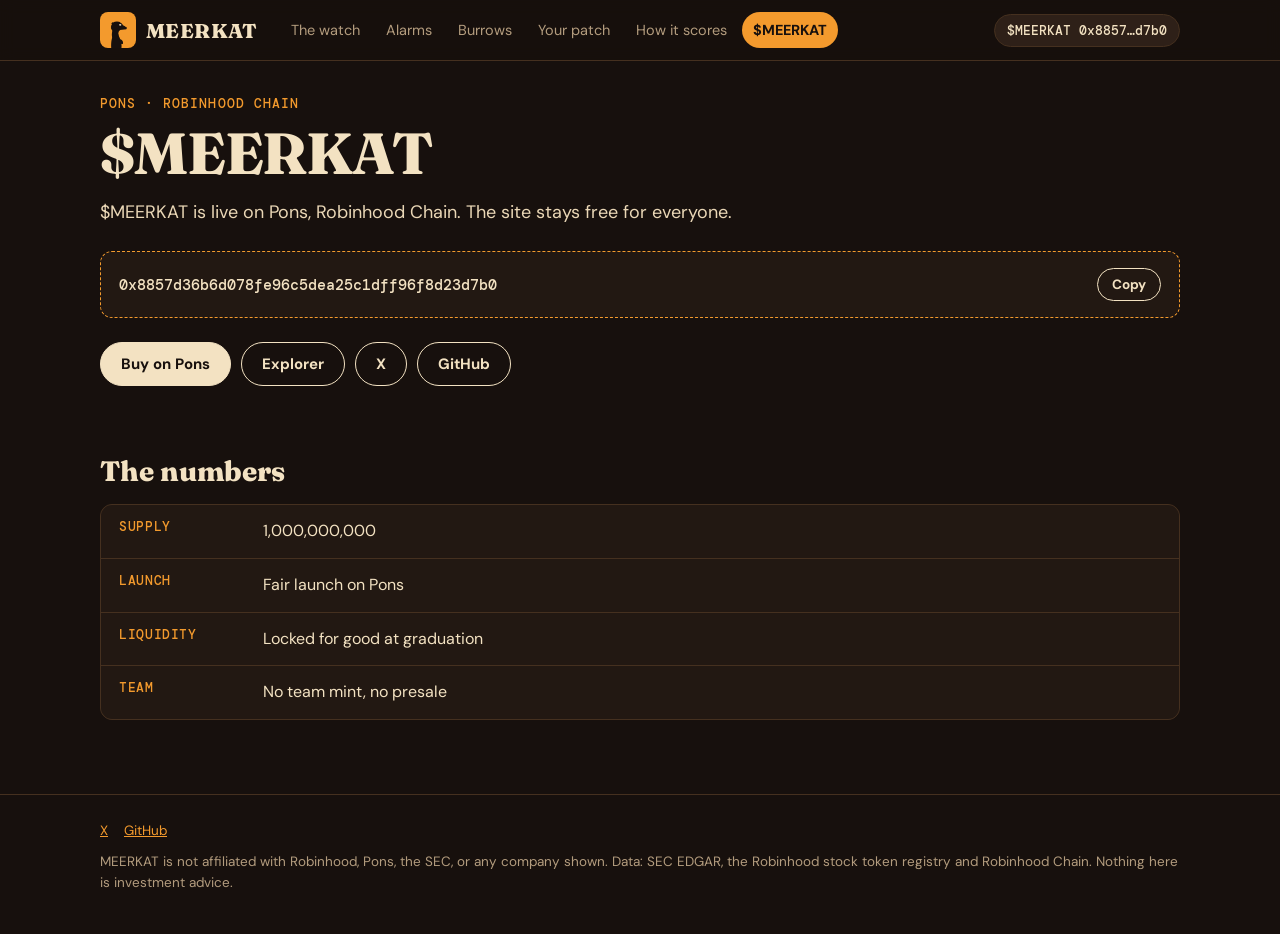
<file: site/token.html>
<!doctype html>
<html lang="en">
<head>
  <meta charset="utf-8">
  <meta name="viewport" content="width=device-width, initial-scale=1">
  <title>$MEERKAT | MEERKAT</title>
  <meta name="description" content="$MEERKAT is the token of MEERKAT, the insider cluster watch for stock tokens on Robinhood Chain. Fair launch on Pons.">
  <meta property="og:type" content="website">
  <meta property="og:site_name" content="MEERKAT">
  <meta property="og:title" content="$MEERKAT | MEERKAT">
  <meta property="og:description" content="$MEERKAT is the token of MEERKAT, the insider cluster watch for stock tokens on Robinhood Chain. Fair launch on Pons.">
  <meta property="og:url" content="https://meerkatrobin.com/token.html">
  <meta property="og:image" content="https://meerkatrobin.com/og-image.png?v=2">
  <meta name="twitter:card" content="summary_large_image">
  <meta name="twitter:title" content="$MEERKAT | MEERKAT">
  <meta name="twitter:description" content="$MEERKAT is the token of MEERKAT, the insider cluster watch for stock tokens on Robinhood Chain. Fair launch on Pons.">
  <meta name="twitter:image" content="https://meerkatrobin.com/og-image.png?v=2">
  <link rel="icon" href="logo.png">
  <link rel="preconnect" href="https://fonts.googleapis.com">
  <link rel="preconnect" href="https://fonts.gstatic.com" crossorigin>
  <link rel="stylesheet" href="https://fonts.googleapis.com/css2?family=DM+Mono:wght@400;500&family=DM+Sans:wght@400;500;700&family=Fraunces:opsz,wght@9..144,600;9..144,800&display=swap">
  <link rel="stylesheet" href="styles.css?v=2">
</head>
<body class="page-token">
  <header class="top">
    <div class="wrap top-in">
      <a class="brand" href="./"><img src="logo.png" alt="" width="36" height="36"><span>MEERKAT</span></a>
      <nav>
        <a href="./">The watch</a>
        <a href="alarms.html">Alarms</a>
        <a href="burrows.html">Burrows</a>
        <a href="patch.html">Your patch</a>
        <a href="how.html">How it scores</a>
        <a href="token.html" aria-current="page">$MEERKAT</a>
      </nav>
      <div class="top-ca" id="top-ca"></div>
    </div>
  </header>
  <main>
  <div class="wrap">
    <section>
      <p class="kicker">Pons &middot; Robinhood Chain</p>
      <h1 class="page-title">$MEERKAT</h1>
      <p class="lede" id="token-note">The token of the watch. The site stays free for everyone.</p>
      <div class="ca-box" id="ca-box"></div>
      <div class="cta" id="token-links"></div>
    </section>
    <section>
      <div class="head"><h2>The numbers</h2></div>
      <ul class="facts" id="tokenomics"></ul>
    </section>
  </div>
  </main>
  <footer>
    <div class="wrap">
      <div class="foot-links" id="foot-links"></div>
      <p>MEERKAT is not affiliated with Robinhood, Pons, the SEC, or any company shown. Data: SEC EDGAR, the Robinhood stock token registry and Robinhood Chain. Nothing here is investment advice.</p>
    </div>
  </footer>
  <script src="config.js?v=2"></script>
  <script src="app.js?v=2"></script>
</body>
</html>
</file>
<file: site/styles.css>
/* MEERKAT: Kalahari at dusk. Dark warm ground, a sunset band on the front page, sand text. */
:root {
  --night: #17100d;
  --earth: #221812;
  --earth-2: #2e2018;
  --line: #45301f;
  --sand: #f3e2c2;
  --dim: #b39c7e;
  --sun: #f39a2d;
  --buy: #7fd6a0;
  --sell: #ff7350;
  --serif: 'Fraunces', Georgia, serif;
  --sans: 'DM Sans', system-ui, sans-serif;
  --mono: 'DM Mono', Consolas, monospace;
}
* { box-sizing: border-box; }
html { scroll-behavior: smooth; }
body { margin: 0; background: var(--night); color: var(--sand); font: 16px/1.55 var(--sans); }
a { color: var(--sun); }
h1, h2, h3, p { margin: 0; }
.wrap { max-width: 1120px; margin: 0 auto; padding: 0 20px; }
.muted { color: var(--dim); }
.fine { color: var(--dim); font-size: 13.5px; margin-top: 14px; max-width: 78ch; }
main section { padding: 34px 0; }

/* top bar */
.top { position: sticky; top: 0; z-index: 5; background: rgba(23, 16, 13, .92); backdrop-filter: blur(8px); border-bottom: 1px solid var(--line); }
.top-in { display: flex; align-items: center; gap: 22px; height: 60px; }
.brand { display: flex; align-items: center; gap: 10px; color: var(--sand); text-decoration: none; font: 800 20px var(--serif); letter-spacing: .02em; }
.brand img { border-radius: 8px; }
.top nav { display: flex; gap: 4px; flex: 1; overflow-x: auto; scrollbar-width: none; }
.top nav a { color: var(--dim); text-decoration: none; padding: 7px 11px; border-radius: 999px; font-size: 14.5px; white-space: nowrap; }
.top nav a:hover { color: var(--sand); }
.top nav a[aria-current] { color: var(--night); background: var(--sun); font-weight: 700; }
.ca { font: 500 13px var(--mono); color: var(--sand); background: var(--earth-2); border: 1px solid var(--line); border-radius: 999px; padding: 7px 12px; cursor: pointer; text-decoration: none; white-space: nowrap; }
.ca.soon { color: var(--dim); }

/* front page sunset */
.dusk { padding: 0; background: linear-gradient(#2a1630 0%, #6d2a2c 34%, #c9562a 62%, #f39a2d 84%, #f8c35a 100%); overflow: hidden; }
.dusk-text { padding-top: 54px; text-align: center; }
.kicker { font: 500 13px var(--mono); letter-spacing: .08em; text-transform: uppercase; color: var(--sun); margin-bottom: 12px; }
.dusk .kicker { color: #f8c98a; }
h1 { font: 800 clamp(38px, 6.4vw, 76px)/1.02 var(--serif); letter-spacing: -.02em; }
h1 em { font-style: italic; color: #ffd88a; }
.page-title { font-size: clamp(36px, 5vw, 58px); }
.lede { font-size: 18px; max-width: 62ch; margin-top: 16px; color: #ead7b6; }
.dusk .lede { margin-left: auto; margin-right: auto; color: #fbe9cb; }
.cta { display: flex; gap: 10px; flex-wrap: wrap; margin-top: 24px; }
.dusk .cta { justify-content: center; }
.btn { display: inline-block; font: 700 15px var(--sans); color: var(--sand); text-decoration: none; border: 1.5px solid var(--sand); border-radius: 999px; padding: 11px 20px; background: none; cursor: pointer; }
.btn.solid { background: var(--sand); color: var(--night); }
.btn.small { padding: 7px 14px; font-size: 13.5px; }
.btn:hover { background: var(--sun); border-color: var(--sun); color: var(--night); }
.dune-scroll { overflow-x: auto; margin-top: 10px; }
.dune { min-width: 760px; }
.dune svg { display: block; width: 100%; height: auto; }
.dune .sun { fill: #ffe7a6; opacity: .9; }
.dune .sand { fill: var(--night); }
.dune a g { fill: var(--night); }
.dune a:hover g { fill: #000; }
.dune text { text-anchor: middle; font-family: var(--mono); }
.dune .sym { font-size: 22px; font-weight: 500; fill: #fff4dc; }
.dune .sub { font-size: 14px; fill: #2a1630; }
.dune a.buy .sub { fill: #0c4a2a; font-weight: 500; }

/* numbers under the dune */
.stats { display: grid; grid-template-columns: repeat(4, 1fr); gap: 1px; background: var(--line); border: 1px solid var(--line); border-radius: 14px; overflow: hidden; padding: 0; margin-top: 34px; }
.stats div { background: var(--earth); padding: 20px; }
.stats b { display: block; font: 800 34px var(--serif); color: var(--sun); }
.stats span { color: var(--dim); font-size: 14px; }

.head { display: flex; justify-content: space-between; align-items: baseline; gap: 16px; margin-bottom: 16px; flex-wrap: wrap; }
h2 { font: 800 28px var(--serif); }
h2 small, h3 small { font: 400 14px var(--sans); color: var(--dim); }
.more { margin-top: 16px; }

/* alarm cards */
.alarms { display: grid; gap: 10px; }
.alarm { background: var(--earth); border: 1px solid var(--line); border-left: 5px solid var(--sell); border-radius: 12px; }
.alarm.buy { border-left-color: var(--buy); }
.alarm summary { display: grid; grid-template-columns: 96px 1fr auto; gap: 16px; align-items: center; padding: 14px 18px 14px 14px; cursor: pointer; list-style: none; }
.alarm summary::-webkit-details-marker { display: none; }
.score { text-align: center; }
.score b { display: block; font: 800 38px/1 var(--serif); color: var(--sell); }
.alarm.buy .score b { color: var(--buy); }
.score span { font: 500 10.5px var(--mono); text-transform: uppercase; letter-spacing: .05em; color: var(--dim); }
.what h3 { font: 800 21px var(--serif); }
.what h3 a { color: var(--sand); text-decoration: none; }
.what h3 a:hover { color: var(--sun); }
.what p { color: #dcc8a6; font-size: 15px; }
.what strong { color: var(--sand); }
.state { font: 500 12.5px var(--mono); color: var(--dim); text-align: right; white-space: nowrap; }
.state i { font-style: normal; color: var(--night); background: var(--sun); border-radius: 999px; padding: 4px 10px; }
.inside { padding: 0 18px 16px; overflow-x: auto; }
table { width: 100%; border-collapse: collapse; font-size: 14px; }
th { text-align: left; font: 500 11.5px var(--mono); text-transform: uppercase; letter-spacing: .05em; color: var(--dim); padding: 8px 10px 8px 0; border-bottom: 1px solid var(--line); }
td { padding: 8px 10px 8px 0; border-bottom: 1px solid var(--line); vertical-align: top; }
td em { font: 500 11px var(--mono); font-style: normal; color: var(--dim); border: 1px solid var(--line); border-radius: 4px; padding: 1px 5px; margin-left: 4px; white-space: nowrap; }
td.buy, i.buy { color: var(--buy); }
td.sell, i.sell { color: var(--sell); }
.parts { display: flex; flex-wrap: wrap; gap: 6px; margin-top: 12px; align-items: center; }
.parts span { font: 500 12px var(--mono); color: var(--dim); background: var(--earth-2); border-radius: 999px; padding: 3px 10px; }
.chip { font: 500 12px var(--mono); color: var(--sun); border: 1px solid var(--sun); border-radius: 999px; padding: 3px 10px; text-decoration: none; }
.parts .chip { margin-left: auto; }

/* filter pills */
.pills { display: flex; flex-wrap: wrap; gap: 8px; margin: 22px 0 16px; }
.pills button { font: 500 14px var(--sans); color: var(--sand); background: var(--earth); border: 1px solid var(--line); border-radius: 999px; padding: 7px 14px; cursor: pointer; }
.pills button.on { background: var(--sand); color: var(--night); border-color: var(--sand); font-weight: 700; }
.pills i { font: 500 12px var(--mono); font-style: normal; opacity: .7; margin-left: 4px; }

/* three doors on the front page */
.trio { display: grid; grid-template-columns: repeat(3, 1fr); gap: 12px; }
.trio a { background: var(--earth); border: 1px solid var(--line); border-radius: 14px; padding: 22px; color: var(--sand); text-decoration: none; }
.trio a:hover { border-color: var(--sun); }
.trio h3 { font: 800 22px var(--serif); margin-bottom: 6px; color: var(--sun); }
.trio p { color: #dcc8a6; font-size: 15px; }

/* burrows */
.burrows { display: grid; grid-template-columns: repeat(auto-fill, minmax(150px, 1fr)); gap: 8px; }
.burrow { background: var(--earth); border: 1px solid var(--line); border-radius: 60px 60px 12px 12px; padding: 22px 14px 12px; text-align: center; color: var(--sand); text-decoration: none; }
.burrow:hover { border-color: var(--sun); }
.burrow.up { border-color: var(--sell); background: #2c1711; }
.burrow.up.buy { border-color: var(--buy); background: #14241a; }
.burrow b { display: block; font: 800 20px var(--serif); }
.burrow span { display: block; color: var(--dim); font-size: 12.5px; white-space: nowrap; overflow: hidden; text-overflow: ellipsis; }
.burrow p { margin-top: 6px; font: 500 12px var(--mono); display: flex; gap: 8px; justify-content: center; flex-wrap: wrap; }
.burrow i { font-style: normal; color: var(--dim); }
.burrow-open { background: var(--earth); border: 1px solid var(--line); border-radius: 14px; padding: 22px; margin-top: 22px; scroll-margin-top: 76px; }
.burrow-open .alarms { margin: 16px 0; }
.burrow-open .alarm { background: var(--night); }
.timeline { display: block; width: 100%; height: auto; margin-bottom: 8px; }
.timeline line { stroke: var(--line); }
.timeline text { font: 12px var(--mono); fill: var(--dim); }
.timeline circle.buy { fill: var(--buy); opacity: .8; }
.timeline circle.sell { fill: var(--sell); opacity: .7; }
.timeline .band { opacity: .14; }
.timeline .band.buy { fill: var(--buy); }
.timeline .band.sell { fill: var(--sell); }
.trades { margin-top: 10px; }

/* your patch */
.lookup { display: flex; gap: 10px; flex-wrap: wrap; margin: 24px 0 18px; }
.lookup input { flex: 1; min-width: 240px; font: 500 15px var(--mono); color: var(--sand); background: var(--earth); border: 1.5px solid var(--line); border-radius: 999px; padding: 12px 18px; }
.lookup input:focus { outline: none; border-color: var(--sun); }
.notice { background: var(--earth); border: 1px solid var(--line); border-radius: 12px; padding: 16px 18px; }
.verdict { display: flex; justify-content: space-between; align-items: center; gap: 16px; flex-wrap: wrap; margin-bottom: 16px; }
.verdict .big { font: 800 clamp(26px, 4vw, 40px)/1.1 var(--serif); }
.verdict em { color: var(--sun); font-style: normal; }

/* how it scores, token */
.rules { margin-top: 26px; }
.rules td:nth-child(1) { font: 800 18px var(--serif); white-space: nowrap; }
.rules td:nth-child(2) { font: 500 14px var(--mono); color: var(--sun); white-space: nowrap; }
.facts { list-style: none; padding: 0; margin: 0; display: grid; gap: 1px; background: var(--line); border: 1px solid var(--line); border-radius: 12px; overflow: hidden; }
.facts li { background: var(--earth); padding: 14px 18px; display: grid; grid-template-columns: 130px 1fr; gap: 14px; }
.facts span { font: 500 12.5px var(--mono); text-transform: uppercase; letter-spacing: .05em; color: var(--sun); }
.plan { list-style: none; padding: 0; margin: 0; display: grid; grid-template-columns: repeat(3, 1fr); gap: 12px; }
.plan li { background: var(--earth); border: 1px solid var(--line); border-radius: 12px; padding: 18px; }
.plan li.now { border-color: var(--sun); }
.plan span { font: 500 12px var(--mono); text-transform: uppercase; color: var(--sun); }
.plan h3 { font: 800 21px var(--serif); margin: 4px 0; }
.plan p { color: #dcc8a6; font-size: 15px; }
.faq details { border-bottom: 1px solid var(--line); padding: 14px 0; }
.faq summary { cursor: pointer; font-weight: 700; }
.faq p { margin-top: 8px; color: #dcc8a6; max-width: 72ch; }
.ca-box { display: flex; gap: 12px; align-items: center; flex-wrap: wrap; background: var(--earth); border: 1px dashed var(--sun); border-radius: 12px; padding: 16px 18px; margin-top: 24px; }
.ca-box code { font: 500 15px var(--mono); word-break: break-all; flex: 1; }

footer { border-top: 1px solid var(--line); margin-top: 40px; padding: 26px 0 40px; color: var(--dim); font-size: 13.5px; }
.foot-links { display: flex; gap: 16px; margin-bottom: 10px; }
.foot-links:empty { display: none; }

@media (max-width: 760px) {
  .top-in { flex-wrap: wrap; height: auto; padding-top: 10px; padding-bottom: 8px; gap: 8px 14px; }
  .top nav { order: 3; flex-basis: 100%; }
  .top-ca { margin-left: auto; }
  .stats { grid-template-columns: repeat(2, 1fr); }
  .trio, .plan { grid-template-columns: 1fr; }
  .alarm summary { grid-template-columns: 70px 1fr; }
  .score b { font-size: 30px; }
  .state { grid-column: 1 / -1; text-align: left; }
  .facts li { grid-template-columns: 1fr; gap: 2px; }
}
</file>
